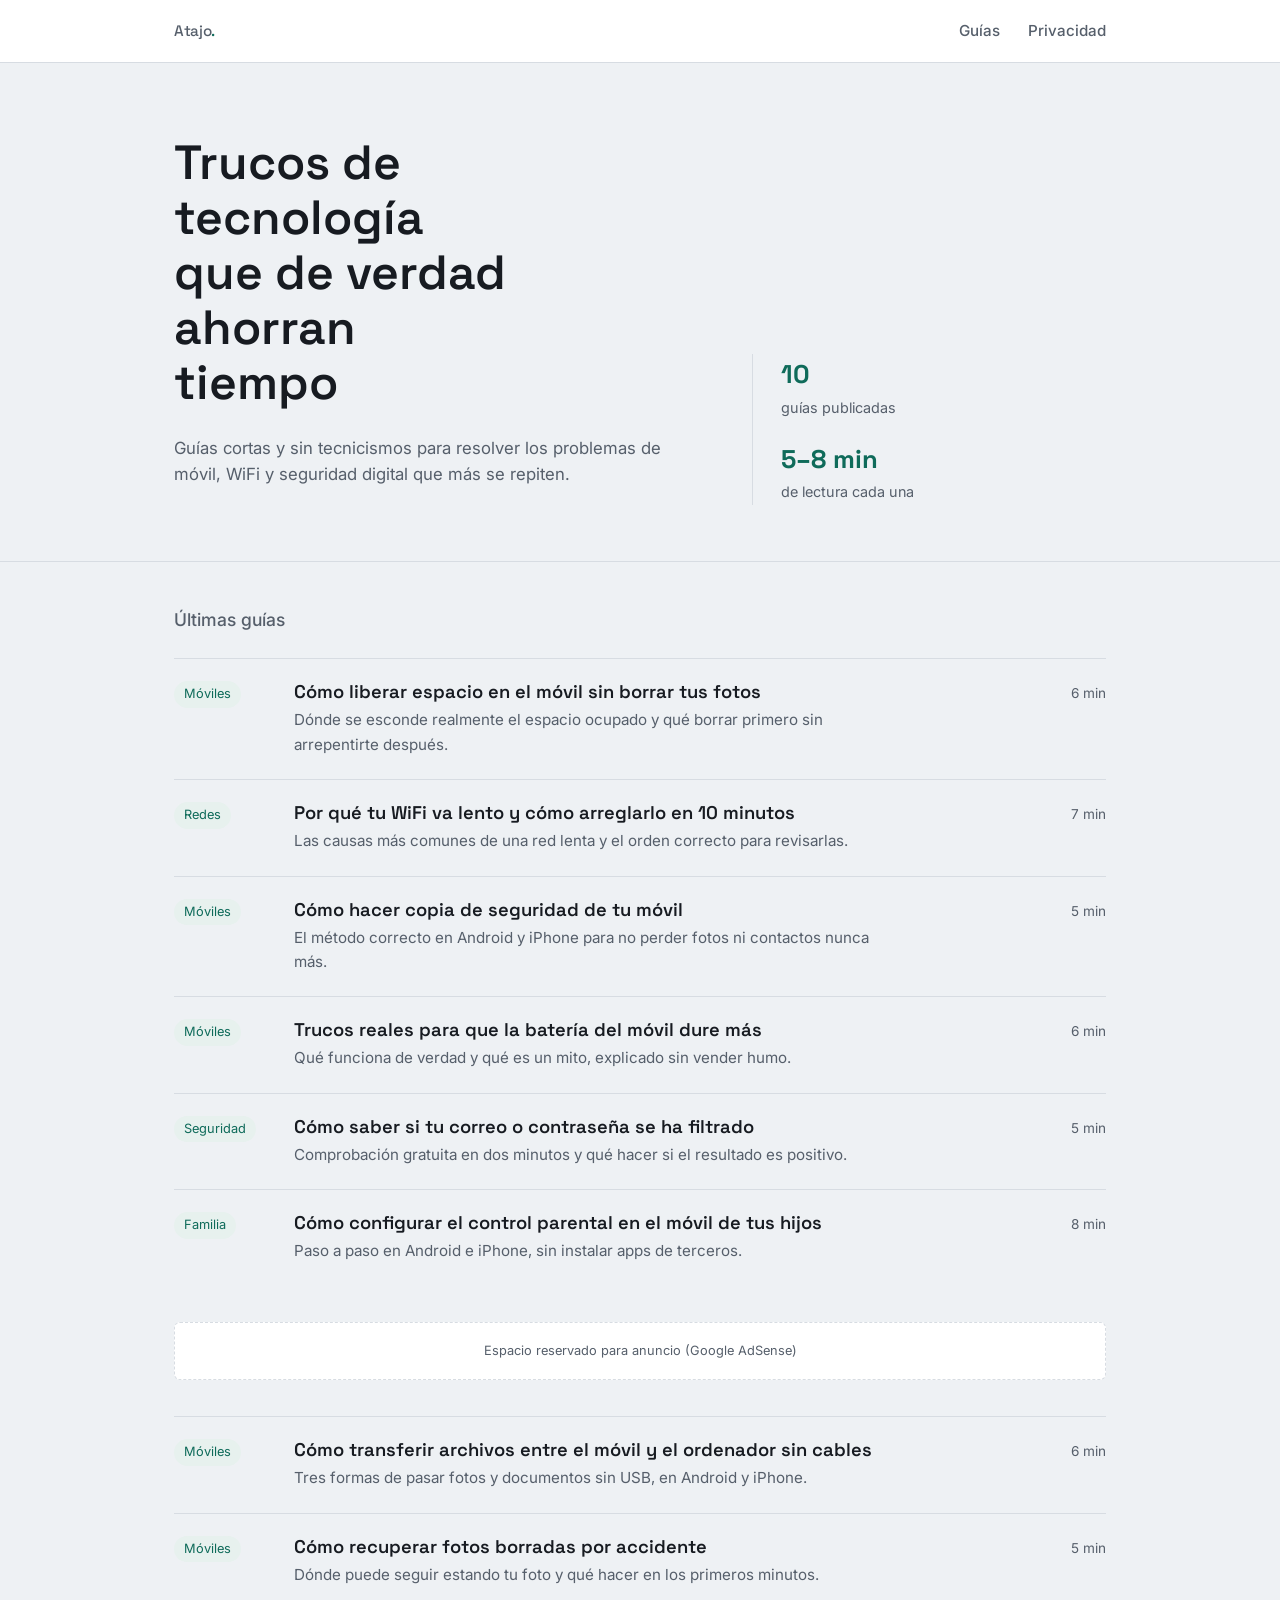
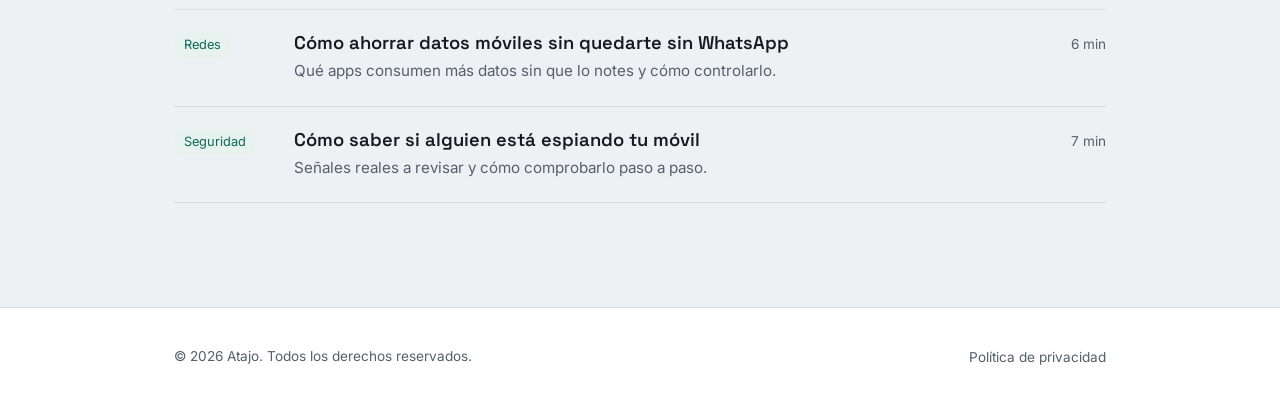
<file: index.html>
<!DOCTYPE html>
<html lang="es">
<head>
<meta charset="UTF-8">
<meta name="viewport" content="width=device-width, initial-scale=1.0">
<title>Atajo — Trucos de tecnología que ahorran tiempo</title>
<meta name="description" content="Guías cortas y claras para resolver problemas cotidianos de móvil, WiFi y seguridad digital, sin tecnicismos.">
<link rel="stylesheet" href="style.css">
<script async src="https://pagead2.googlesyndication.com/pagead/js/adsbygoogle.js?client=ca-pub-5608855795921537" crossorigin="anonymous"></script>
</head>
<body>

<header class="site">
  <nav class="site-nav">
    <a class="brand" href="index.html">Atajo<span>.</span></a>
    <ul>
      <li><a href="index.html">Guías</a></li>
      <li><a href="privacidad.html">Privacidad</a></li>
    </ul>
  </nav>
</header>

<section class="hero">
  <div class="wrap hero-grid">
    <div>
      <h1>Trucos de tecnología que de verdad ahorran tiempo</h1>
      <p class="lead">Guías cortas y sin tecnicismos para resolver los problemas de móvil, WiFi y seguridad digital que más se repiten.</p>
    </div>
    <div class="hero-stats">
      <div class="stat"><b>10</b><span>guías publicadas</span></div>
      <div class="stat"><b>5–8 min</b><span>de lectura cada una</span></div>
    </div>
  </div>
</section>

<section class="article-list">
  <div class="wrap">
    <h2 class="section-title">Últimas guías</h2>

    <div class="entry">
      <span class="tag">Móviles</span>
      <div>
        <h3><a href="articulos/liberar-espacio-movil.html">Cómo liberar espacio en el móvil sin borrar tus fotos</a></h3>
        <p>Dónde se esconde realmente el espacio ocupado y qué borrar primero sin arrepentirte después.</p>
      </div>
      <span class="meta">6 min</span>
    </div>

    <div class="entry">
      <span class="tag">Redes</span>
      <div>
        <h3><a href="articulos/wifi-lento-solucion.html">Por qué tu WiFi va lento y cómo arreglarlo en 10 minutos</a></h3>
        <p>Las causas más comunes de una red lenta y el orden correcto para revisarlas.</p>
      </div>
      <span class="meta">7 min</span>
    </div>

    <div class="entry">
      <span class="tag">Móviles</span>
      <div>
        <h3><a href="articulos/copia-seguridad-movil.html">Cómo hacer copia de seguridad de tu móvil</a></h3>
        <p>El método correcto en Android y iPhone para no perder fotos ni contactos nunca más.</p>
      </div>
      <span class="meta">5 min</span>
    </div>

    <div class="entry">
      <span class="tag">Móviles</span>
      <div>
        <h3><a href="articulos/bateria-movil-dura-mas.html">Trucos reales para que la batería del móvil dure más</a></h3>
        <p>Qué funciona de verdad y qué es un mito, explicado sin vender humo.</p>
      </div>
      <span class="meta">6 min</span>
    </div>

    <div class="entry">
      <span class="tag">Seguridad</span>
      <div>
        <h3><a href="articulos/contrasena-filtrada.html">Cómo saber si tu correo o contraseña se ha filtrado</a></h3>
        <p>Comprobación gratuita en dos minutos y qué hacer si el resultado es positivo.</p>
      </div>
      <span class="meta">5 min</span>
    </div>

    <div class="entry">
      <span class="tag">Familia</span>
      <div>
        <h3><a href="articulos/control-parental-movil.html">Cómo configurar el control parental en el móvil de tus hijos</a></h3>
        <p>Paso a paso en Android e iPhone, sin instalar apps de terceros.</p>
      </div>
      <span class="meta">8 min</span>
    </div>

    <div class="ad-slot">Espacio reservado para anuncio (Google AdSense)</div>

    <div class="entry">
      <span class="tag">Móviles</span>
      <div>
        <h3><a href="articulos/transferir-archivos-movil-ordenador.html">Cómo transferir archivos entre el móvil y el ordenador sin cables</a></h3>
        <p>Tres formas de pasar fotos y documentos sin USB, en Android y iPhone.</p>
      </div>
      <span class="meta">6 min</span>
    </div>

    <div class="entry">
      <span class="tag">Móviles</span>
      <div>
        <h3><a href="articulos/recuperar-fotos-borradas.html">Cómo recuperar fotos borradas por accidente</a></h3>
        <p>Dónde puede seguir estando tu foto y qué hacer en los primeros minutos.</p>
      </div>
      <span class="meta">5 min</span>
    </div>

    <div class="entry">
      <span class="tag">Redes</span>
      <div>
        <h3><a href="articulos/ahorrar-datos-moviles.html">Cómo ahorrar datos móviles sin quedarte sin WhatsApp</a></h3>
        <p>Qué apps consumen más datos sin que lo notes y cómo controlarlo.</p>
      </div>
      <span class="meta">6 min</span>
    </div>

    <div class="entry">
      <span class="tag">Seguridad</span>
      <div>
        <h3><a href="articulos/senales-movil-espiado.html">Cómo saber si alguien está espiando tu móvil</a></h3>
        <p>Señales reales a revisar y cómo comprobarlo paso a paso.</p>
      </div>
      <span class="meta">7 min</span>
    </div>

  </div>
</section>

<footer class="site">
  <div class="wrap footer-grid">
    <p>&copy; 2026 Atajo. Todos los derechos reservados.</p>
    <ul>
      <li><a href="privacidad.html">Política de privacidad</a></li>
    </ul>
  </div>
</footer>

</body>
</html>
</file>
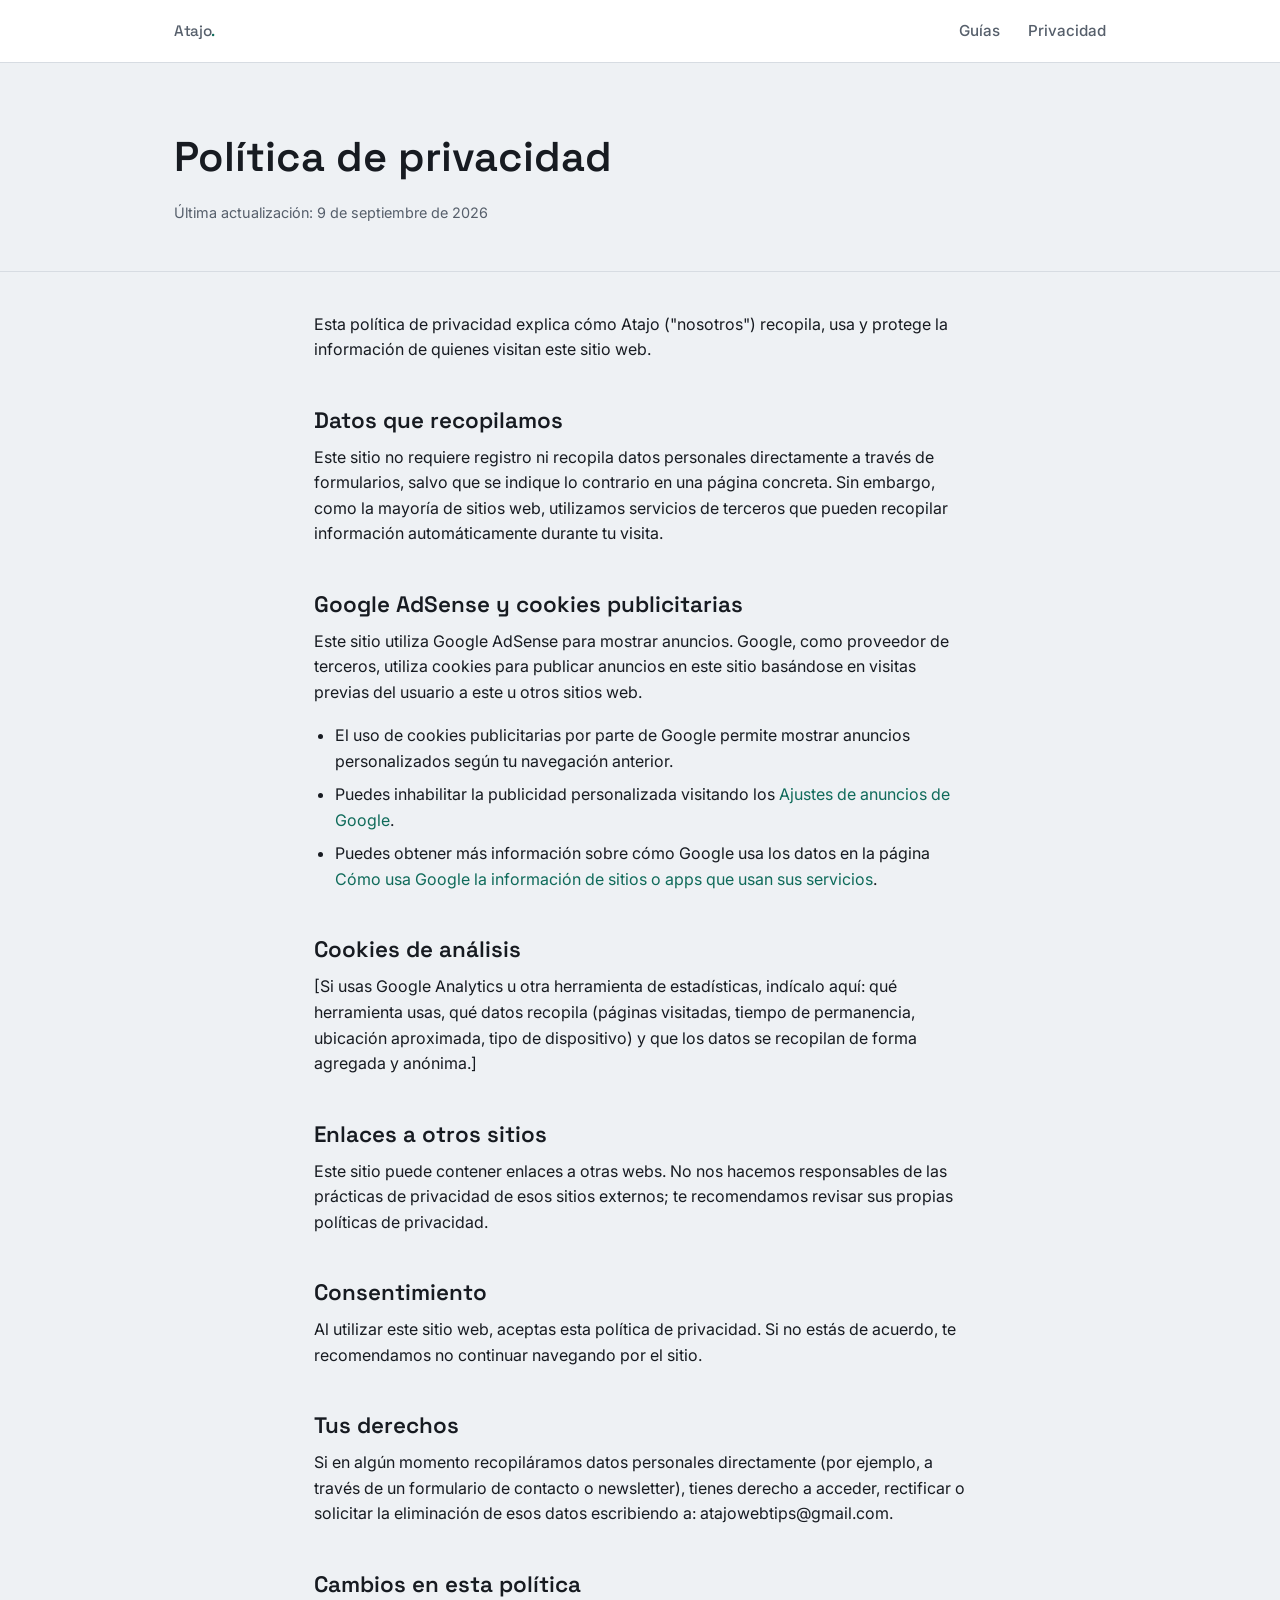
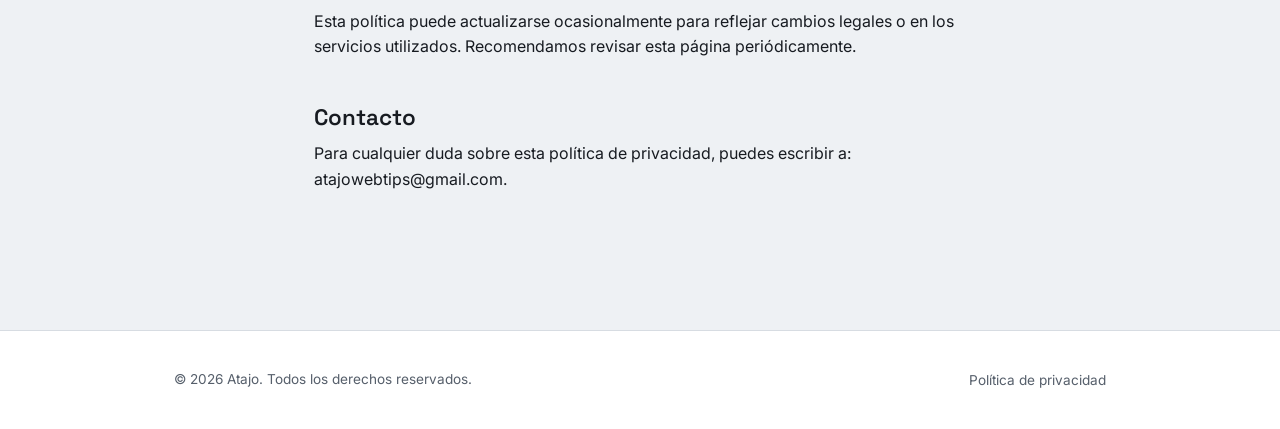
<file: privacidad.html>
<!DOCTYPE html>
<html lang="es">
<head>
<meta charset="UTF-8">
<meta name="viewport" content="width=device-width, initial-scale=1.0">
<title>Política de privacidad | Atajo</title>
<link rel="stylesheet" href="style.css">
<script async src="https://pagead2.googlesyndication.com/pagead/js/adsbygoogle.js?client=ca-pub-5608855795921537" crossorigin="anonymous"></script>
</head>
<body>

<header class="site">
  <nav class="site-nav">
    <a class="brand" href="index.html">Atajo<span>.</span></a>
    <ul>
      <li><a href="index.html">Guías</a></li>
      <li><a href="privacidad.html">Privacidad</a></li>
    </ul>
  </nav>
</header>

<div class="article-header">
  <div class="wrap">
    <h1>Política de privacidad</h1>
    <p class="meta">Última actualización: 9 de septiembre de 2026</p>
  </div>
</div>

<article class="article-body">

<p>Esta política de privacidad explica cómo Atajo ("nosotros") recopila, usa y protege la información de quienes visitan este sitio web.</p>

<h2>Datos que recopilamos</h2>
<p>Este sitio no requiere registro ni recopila datos personales directamente a través de formularios, salvo que se indique lo contrario en una página concreta. Sin embargo, como la mayoría de sitios web, utilizamos servicios de terceros que pueden recopilar información automáticamente durante tu visita.</p>

<h2>Google AdSense y cookies publicitarias</h2>
<p>Este sitio utiliza Google AdSense para mostrar anuncios. Google, como proveedor de terceros, utiliza cookies para publicar anuncios en este sitio basándose en visitas previas del usuario a este u otros sitios web.</p>
<ul>
  <li>El uso de cookies publicitarias por parte de Google permite mostrar anuncios personalizados según tu navegación anterior.</li>
  <li>Puedes inhabilitar la publicidad personalizada visitando los <a href="https://adssettings.google.com/" target="_blank" rel="noopener">Ajustes de anuncios de Google</a>.</li>
  <li>Puedes obtener más información sobre cómo Google usa los datos en la página <a href="https://policies.google.com/technologies/partner-sites" target="_blank" rel="noopener">Cómo usa Google la información de sitios o apps que usan sus servicios</a>.</li>
</ul>

<h2>Cookies de análisis</h2>
<p>[Si usas Google Analytics u otra herramienta de estadísticas, indícalo aquí: qué herramienta usas, qué datos recopila (páginas visitadas, tiempo de permanencia, ubicación aproximada, tipo de dispositivo) y que los datos se recopilan de forma agregada y anónima.]</p>

<h2>Enlaces a otros sitios</h2>
<p>Este sitio puede contener enlaces a otras webs. No nos hacemos responsables de las prácticas de privacidad de esos sitios externos; te recomendamos revisar sus propias políticas de privacidad.</p>

<h2>Consentimiento</h2>
<p>Al utilizar este sitio web, aceptas esta política de privacidad. Si no estás de acuerdo, te recomendamos no continuar navegando por el sitio.</p>

<h2>Tus derechos</h2>
<p>Si en algún momento recopiláramos datos personales directamente (por ejemplo, a través de un formulario de contacto o newsletter), tienes derecho a acceder, rectificar o solicitar la eliminación de esos datos escribiendo a: atajowebtips@gmail.com.</p>

<h2>Cambios en esta política</h2>
<p>Esta política puede actualizarse ocasionalmente para reflejar cambios legales o en los servicios utilizados. Recomendamos revisar esta página periódicamente.</p>

<h2>Contacto</h2>
<p>Para cualquier duda sobre esta política de privacidad, puedes escribir a: atajowebtips@gmail.com.</p>

</article>

<footer class="site">
  <div class="wrap footer-grid">
    <p>&copy; 2026 Atajo. Todos los derechos reservados.</p>
    <ul>
      <li><a href="privacidad.html">Política de privacidad</a></li>
    </ul>
  </div>
</footer>

</body>
</html>
</file>
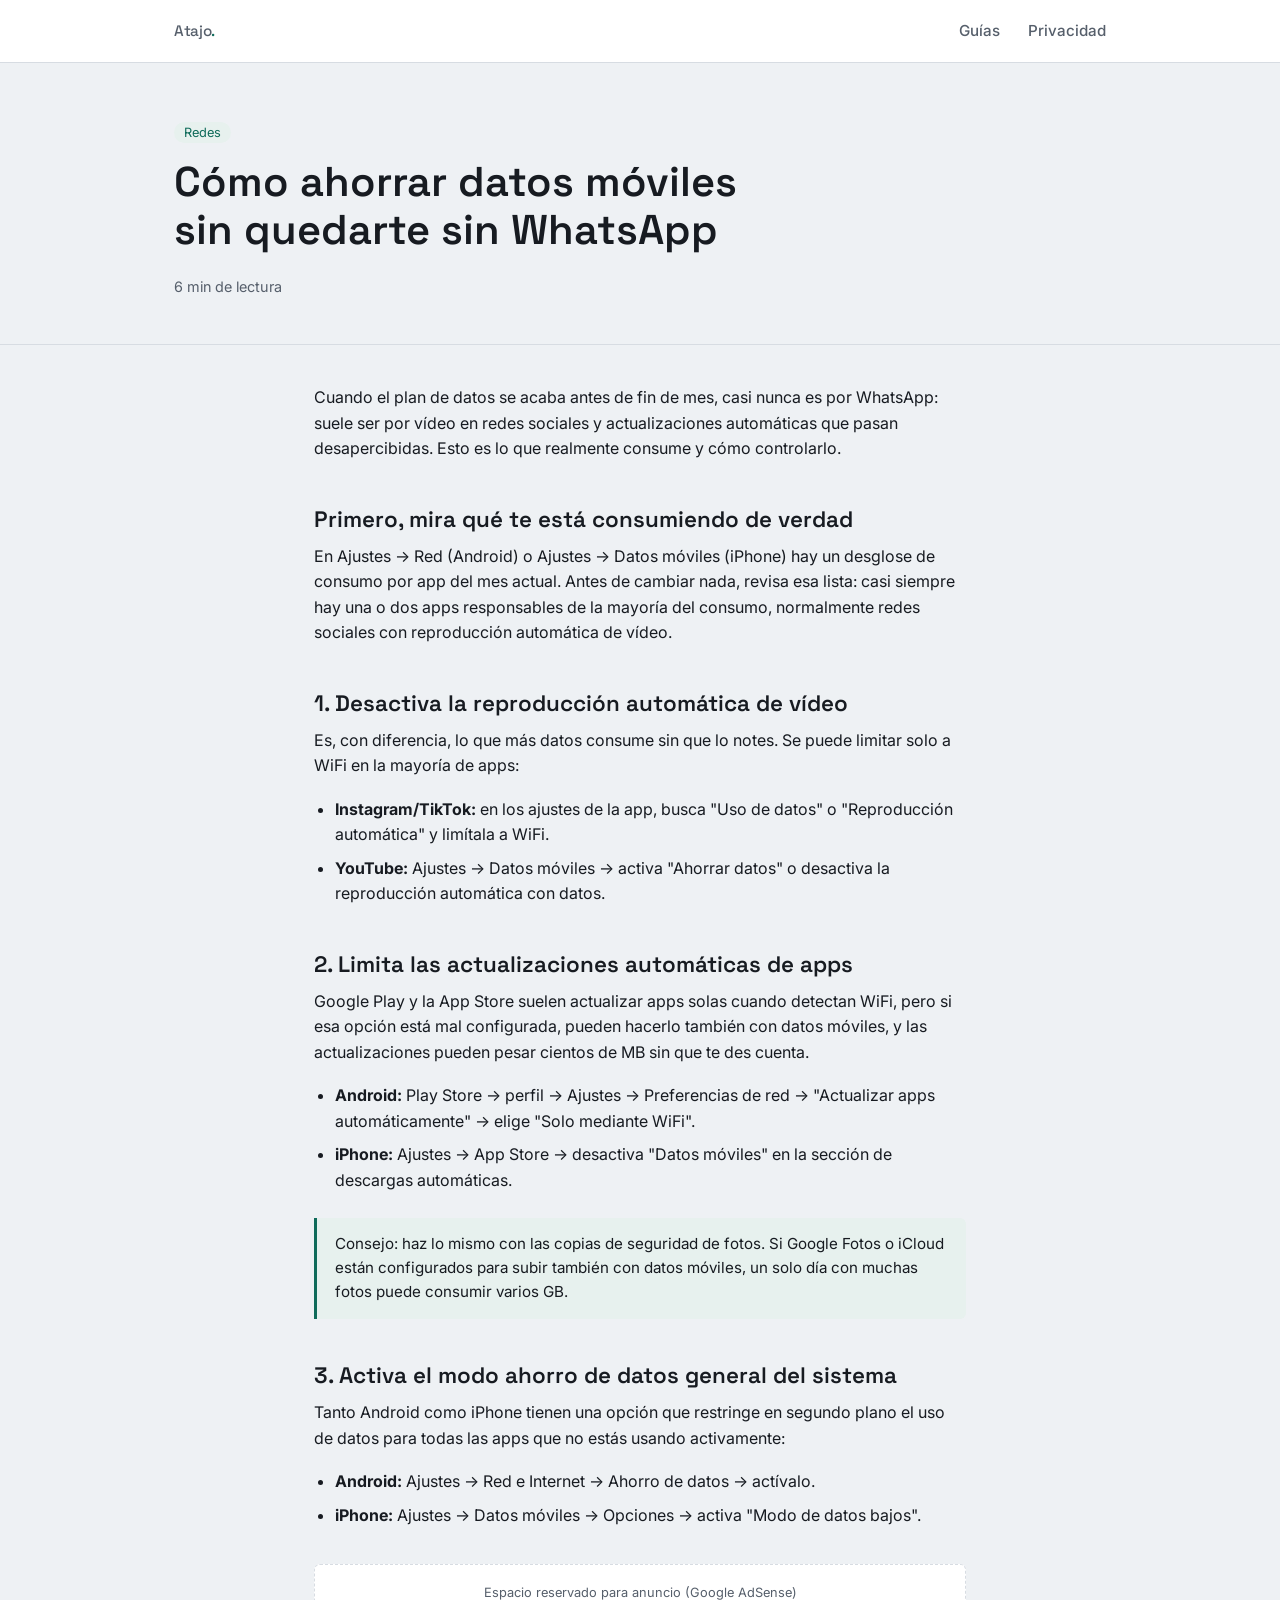
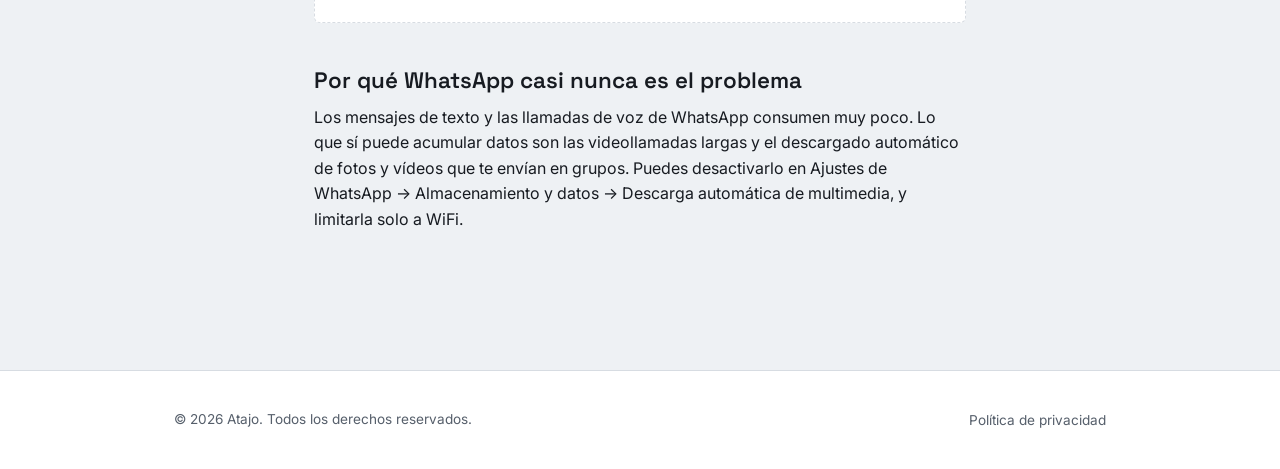
<file: articulos/ahorrar-datos-moviles.html>
<!DOCTYPE html>
<html lang="es">
<head>
<meta charset="UTF-8">
<meta name="viewport" content="width=device-width, initial-scale=1.0">
<title>Cómo ahorrar datos móviles sin quedarte sin WhatsApp | Atajo</title>
<meta name="description" content="Qué apps consumen más datos sin que lo notes y cómo reducir el consumo sin renunciar a lo que más usas.">
<link rel="stylesheet" href="../style.css">
<script async src="https://pagead2.googlesyndication.com/pagead/js/adsbygoogle.js?client=ca-pub-5608855795921537" crossorigin="anonymous"></script>
</head>
<body>

<header class="site">
  <nav class="site-nav">
    <a class="brand" href="../index.html">Atajo<span>.</span></a>
    <ul>
      <li><a href="../index.html">Guías</a></li>
      <li><a href="../privacidad.html">Privacidad</a></li>
    </ul>
  </nav>
</header>

<div class="article-header">
  <div class="wrap">
    <span class="tag">Redes</span>
    <h1>Cómo ahorrar datos móviles sin quedarte sin WhatsApp</h1>
    <p class="meta">6 min de lectura</p>
  </div>
</div>

<article class="article-body">

<p>Cuando el plan de datos se acaba antes de fin de mes, casi nunca es por WhatsApp: suele ser por vídeo en redes sociales y actualizaciones automáticas que pasan desapercibidas. Esto es lo que realmente consume y cómo controlarlo.</p>

<h2>Primero, mira qué te está consumiendo de verdad</h2>
<p>En Ajustes → Red (Android) o Ajustes → Datos móviles (iPhone) hay un desglose de consumo por app del mes actual. Antes de cambiar nada, revisa esa lista: casi siempre hay una o dos apps responsables de la mayoría del consumo, normalmente redes sociales con reproducción automática de vídeo.</p>

<h2>1. Desactiva la reproducción automática de vídeo</h2>
<p>Es, con diferencia, lo que más datos consume sin que lo notes. Se puede limitar solo a WiFi en la mayoría de apps:</p>
<ul>
  <li><strong>Instagram/TikTok:</strong> en los ajustes de la app, busca "Uso de datos" o "Reproducción automática" y limítala a WiFi.</li>
  <li><strong>YouTube:</strong> Ajustes → Datos móviles → activa "Ahorrar datos" o desactiva la reproducción automática con datos.</li>
</ul>

<h2>2. Limita las actualizaciones automáticas de apps</h2>
<p>Google Play y la App Store suelen actualizar apps solas cuando detectan WiFi, pero si esa opción está mal configurada, pueden hacerlo también con datos móviles, y las actualizaciones pueden pesar cientos de MB sin que te des cuenta.</p>
<ul>
  <li><strong>Android:</strong> Play Store → perfil → Ajustes → Preferencias de red → "Actualizar apps automáticamente" → elige "Solo mediante WiFi".</li>
  <li><strong>iPhone:</strong> Ajustes → App Store → desactiva "Datos móviles" en la sección de descargas automáticas.</li>
</ul>

<div class="tip">Consejo: haz lo mismo con las copias de seguridad de fotos. Si Google Fotos o iCloud están configurados para subir también con datos móviles, un solo día con muchas fotos puede consumir varios GB.</div>

<h2>3. Activa el modo ahorro de datos general del sistema</h2>
<p>Tanto Android como iPhone tienen una opción que restringe en segundo plano el uso de datos para todas las apps que no estás usando activamente:</p>
<ul>
  <li><strong>Android:</strong> Ajustes → Red e Internet → Ahorro de datos → actívalo.</li>
  <li><strong>iPhone:</strong> Ajustes → Datos móviles → Opciones → activa "Modo de datos bajos".</li>
</ul>

<div class="ad-slot">Espacio reservado para anuncio (Google AdSense)</div>

<h2>Por qué WhatsApp casi nunca es el problema</h2>
<p>Los mensajes de texto y las llamadas de voz de WhatsApp consumen muy poco. Lo que sí puede acumular datos son las videollamadas largas y el descargado automático de fotos y vídeos que te envían en grupos. Puedes desactivarlo en Ajustes de WhatsApp → Almacenamiento y datos → Descarga automática de multimedia, y limitarla solo a WiFi.</p>

</article>

<footer class="site">
  <div class="wrap footer-grid">
    <p>&copy; 2026 Atajo. Todos los derechos reservados.</p>
    <ul>
      <li><a href="../privacidad.html">Política de privacidad</a></li>
    </ul>
  </div>
</footer>

</body>
</html>
</file>
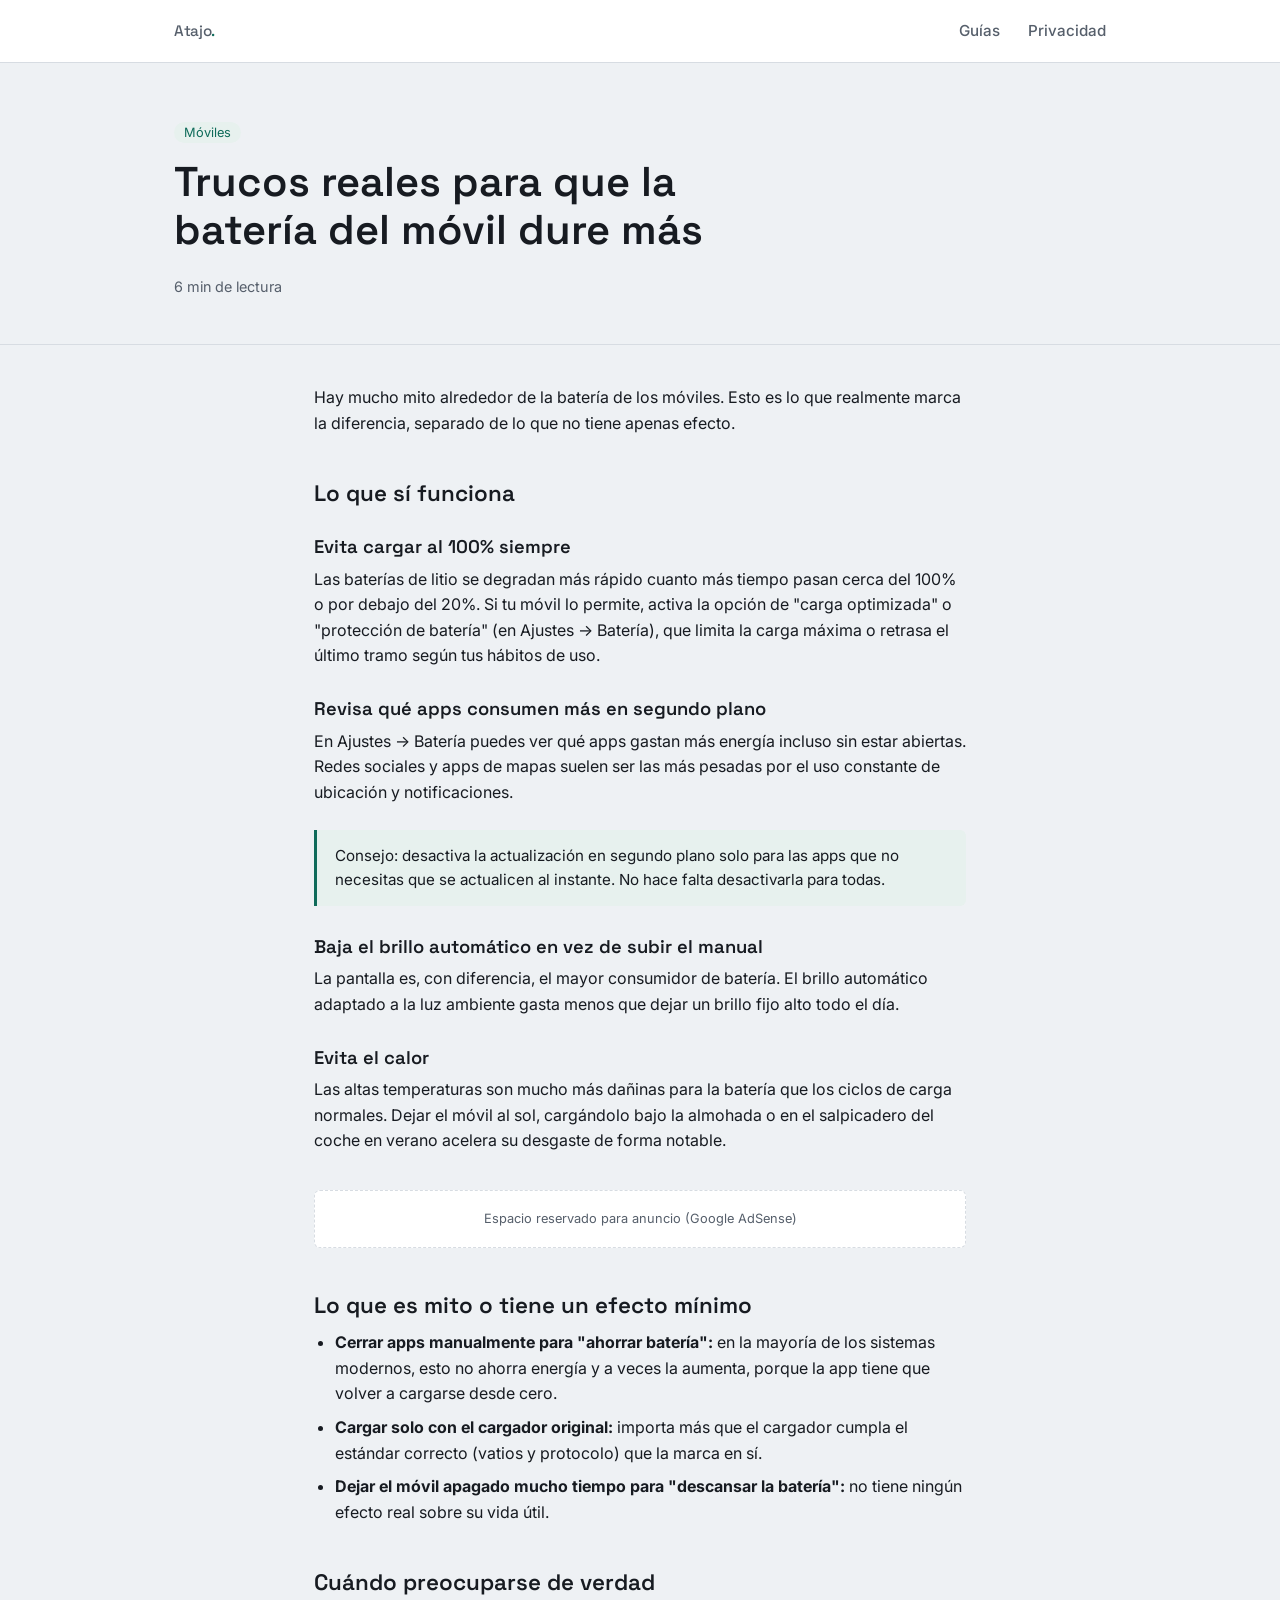
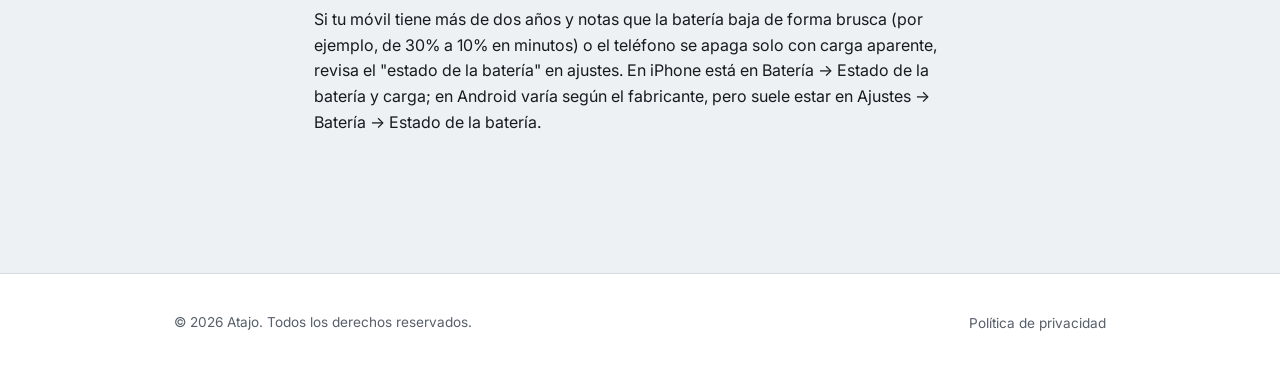
<file: articulos/bateria-movil-dura-mas.html>
<!DOCTYPE html>
<html lang="es">
<head>
<meta charset="UTF-8">
<meta name="viewport" content="width=device-width, initial-scale=1.0">
<title>Trucos reales para que la batería del móvil dure más | Atajo</title>
<meta name="description" content="Qué funciona de verdad para alargar la batería del móvil y qué es un mito, explicado sin vender humo.">
<link rel="stylesheet" href="../style.css">
<script async src="https://pagead2.googlesyndication.com/pagead/js/adsbygoogle.js?client=ca-pub-5608855795921537" crossorigin="anonymous"></script>
</head>
<body>

<header class="site">
  <nav class="site-nav">
    <a class="brand" href="../index.html">Atajo<span>.</span></a>
    <ul>
      <li><a href="../index.html">Guías</a></li>
      <li><a href="../privacidad.html">Privacidad</a></li>
    </ul>
  </nav>
</header>

<div class="article-header">
  <div class="wrap">
    <span class="tag">Móviles</span>
    <h1>Trucos reales para que la batería del móvil dure más</h1>
    <p class="meta">6 min de lectura</p>
  </div>
</div>

<article class="article-body">

<p>Hay mucho mito alrededor de la batería de los móviles. Esto es lo que realmente marca la diferencia, separado de lo que no tiene apenas efecto.</p>

<h2>Lo que sí funciona</h2>

<h3>Evita cargar al 100% siempre</h3>
<p>Las baterías de litio se degradan más rápido cuanto más tiempo pasan cerca del 100% o por debajo del 20%. Si tu móvil lo permite, activa la opción de "carga optimizada" o "protección de batería" (en Ajustes → Batería), que limita la carga máxima o retrasa el último tramo según tus hábitos de uso.</p>

<h3>Revisa qué apps consumen más en segundo plano</h3>
<p>En Ajustes → Batería puedes ver qué apps gastan más energía incluso sin estar abiertas. Redes sociales y apps de mapas suelen ser las más pesadas por el uso constante de ubicación y notificaciones.</p>
<div class="tip">Consejo: desactiva la actualización en segundo plano solo para las apps que no necesitas que se actualicen al instante. No hace falta desactivarla para todas.</div>

<h3>Baja el brillo automático en vez de subir el manual</h3>
<p>La pantalla es, con diferencia, el mayor consumidor de batería. El brillo automático adaptado a la luz ambiente gasta menos que dejar un brillo fijo alto todo el día.</p>

<h3>Evita el calor</h3>
<p>Las altas temperaturas son mucho más dañinas para la batería que los ciclos de carga normales. Dejar el móvil al sol, cargándolo bajo la almohada o en el salpicadero del coche en verano acelera su desgaste de forma notable.</p>

<div class="ad-slot">Espacio reservado para anuncio (Google AdSense)</div>

<h2>Lo que es mito o tiene un efecto mínimo</h2>
<ul>
  <li><strong>Cerrar apps manualmente para "ahorrar batería":</strong> en la mayoría de los sistemas modernos, esto no ahorra energía y a veces la aumenta, porque la app tiene que volver a cargarse desde cero.</li>
  <li><strong>Cargar solo con el cargador original:</strong> importa más que el cargador cumpla el estándar correcto (vatios y protocolo) que la marca en sí.</li>
  <li><strong>Dejar el móvil apagado mucho tiempo para "descansar la batería":</strong> no tiene ningún efecto real sobre su vida útil.</li>
</ul>

<h2>Cuándo preocuparse de verdad</h2>
<p>Si tu móvil tiene más de dos años y notas que la batería baja de forma brusca (por ejemplo, de 30% a 10% en minutos) o el teléfono se apaga solo con carga aparente, revisa el "estado de la batería" en ajustes. En iPhone está en Batería → Estado de la batería y carga; en Android varía según el fabricante, pero suele estar en Ajustes → Batería → Estado de la batería.</p>

</article>

<footer class="site">
  <div class="wrap footer-grid">
    <p>&copy; 2026 Atajo. Todos los derechos reservados.</p>
    <ul>
      <li><a href="../privacidad.html">Política de privacidad</a></li>
    </ul>
  </div>
</footer>

</body>
</html>
</file>
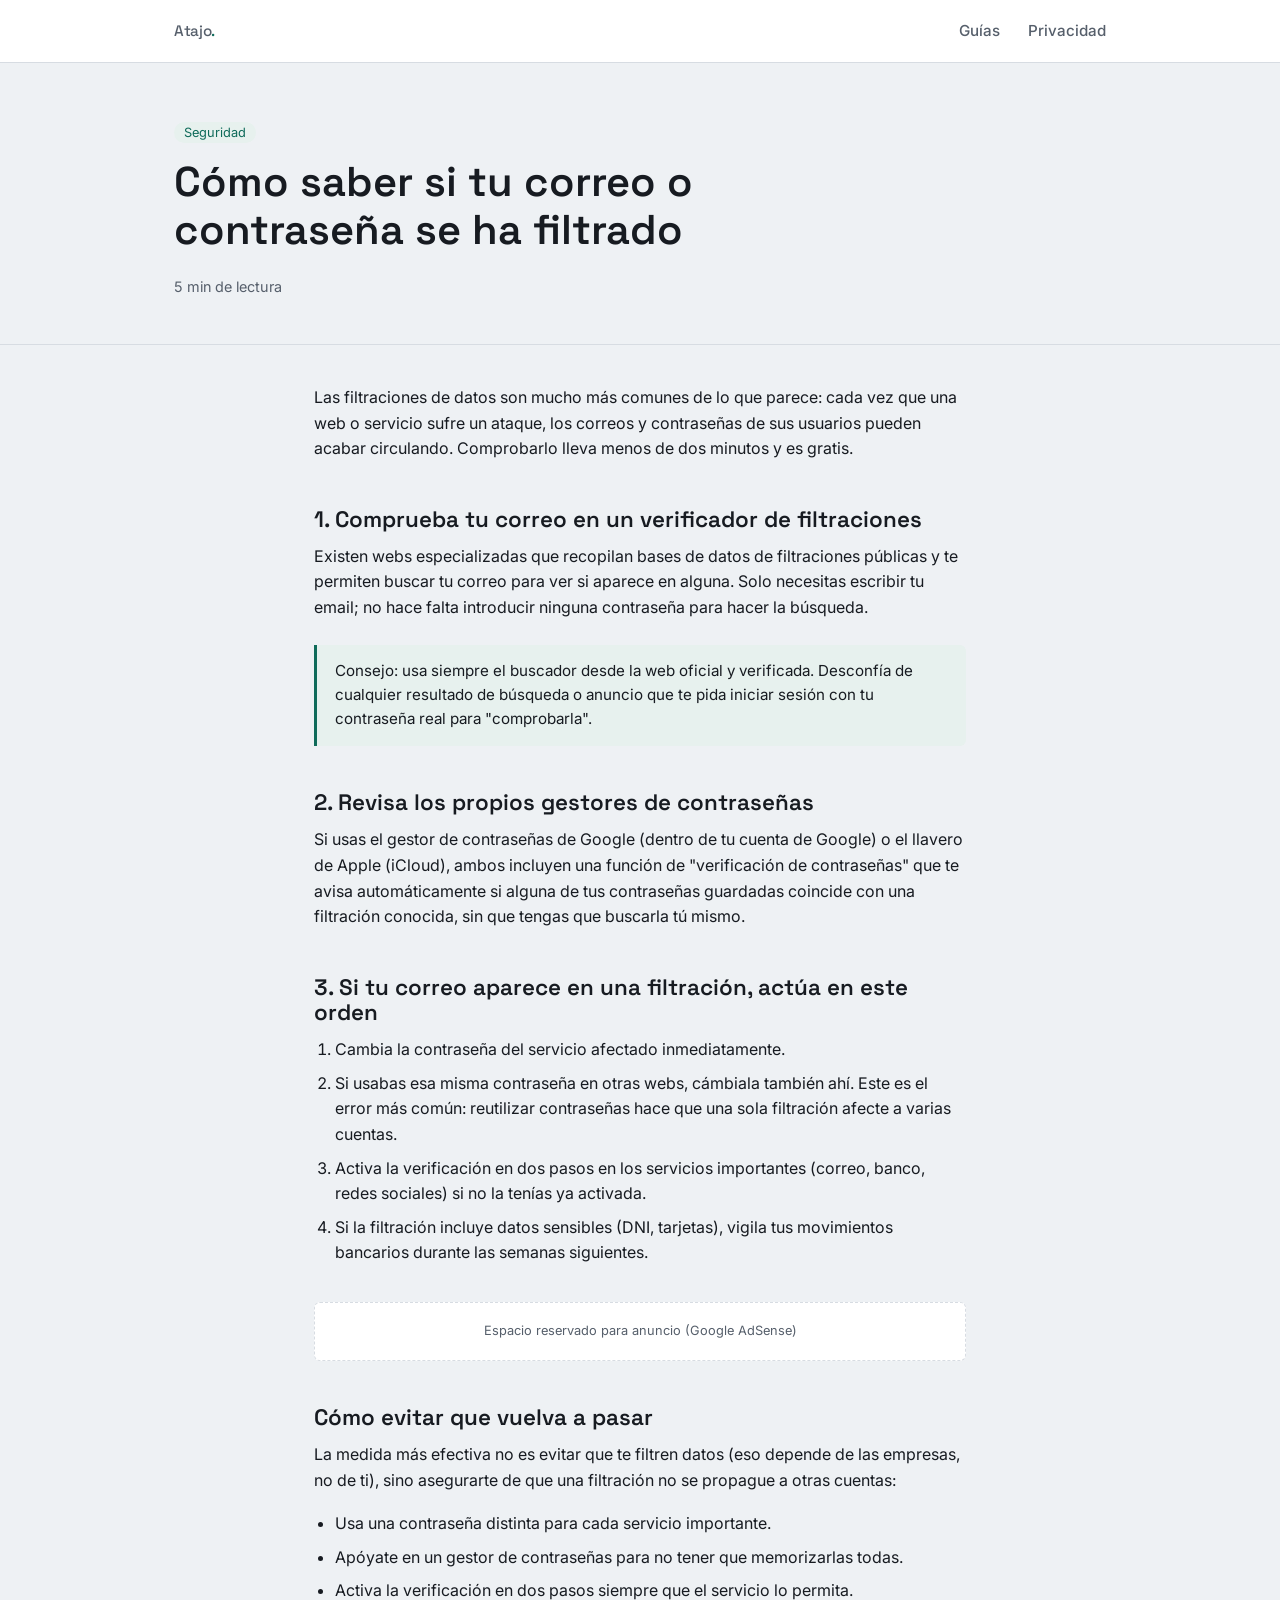
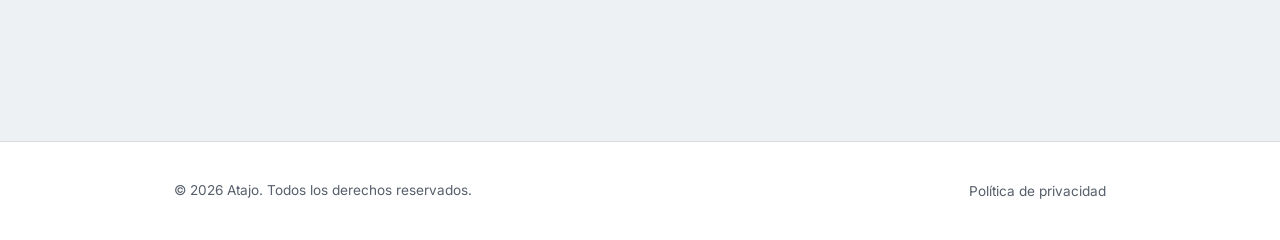
<file: articulos/contrasena-filtrada.html>
<!DOCTYPE html>
<html lang="es">
<head>
<meta charset="UTF-8">
<meta name="viewport" content="width=device-width, initial-scale=1.0">
<title>Cómo saber si tu correo o contraseña se ha filtrado | Atajo</title>
<meta name="description" content="Comprobación gratuita en dos minutos para saber si tus datos aparecen en alguna filtración conocida, y qué hacer si es así.">
<link rel="stylesheet" href="../style.css">
<script async src="https://pagead2.googlesyndication.com/pagead/js/adsbygoogle.js?client=ca-pub-5608855795921537" crossorigin="anonymous"></script>
</head>
<body>

<header class="site">
  <nav class="site-nav">
    <a class="brand" href="../index.html">Atajo<span>.</span></a>
    <ul>
      <li><a href="../index.html">Guías</a></li>
      <li><a href="../privacidad.html">Privacidad</a></li>
    </ul>
  </nav>
</header>

<div class="article-header">
  <div class="wrap">
    <span class="tag">Seguridad</span>
    <h1>Cómo saber si tu correo o contraseña se ha filtrado</h1>
    <p class="meta">5 min de lectura</p>
  </div>
</div>

<article class="article-body">

<p>Las filtraciones de datos son mucho más comunes de lo que parece: cada vez que una web o servicio sufre un ataque, los correos y contraseñas de sus usuarios pueden acabar circulando. Comprobarlo lleva menos de dos minutos y es gratis.</p>

<h2>1. Comprueba tu correo en un verificador de filtraciones</h2>
<p>Existen webs especializadas que recopilan bases de datos de filtraciones públicas y te permiten buscar tu correo para ver si aparece en alguna. Solo necesitas escribir tu email; no hace falta introducir ninguna contraseña para hacer la búsqueda.</p>
<div class="tip">Consejo: usa siempre el buscador desde la web oficial y verificada. Desconfía de cualquier resultado de búsqueda o anuncio que te pida iniciar sesión con tu contraseña real para "comprobarla".</div>

<h2>2. Revisa los propios gestores de contraseñas</h2>
<p>Si usas el gestor de contraseñas de Google (dentro de tu cuenta de Google) o el llavero de Apple (iCloud), ambos incluyen una función de "verificación de contraseñas" que te avisa automáticamente si alguna de tus contraseñas guardadas coincide con una filtración conocida, sin que tengas que buscarla tú mismo.</p>

<h2>3. Si tu correo aparece en una filtración, actúa en este orden</h2>
<ol>
  <li>Cambia la contraseña del servicio afectado inmediatamente.</li>
  <li>Si usabas esa misma contraseña en otras webs, cámbiala también ahí. Este es el error más común: reutilizar contraseñas hace que una sola filtración afecte a varias cuentas.</li>
  <li>Activa la verificación en dos pasos en los servicios importantes (correo, banco, redes sociales) si no la tenías ya activada.</li>
  <li>Si la filtración incluye datos sensibles (DNI, tarjetas), vigila tus movimientos bancarios durante las semanas siguientes.</li>
</ol>

<div class="ad-slot">Espacio reservado para anuncio (Google AdSense)</div>

<h2>Cómo evitar que vuelva a pasar</h2>
<p>La medida más efectiva no es evitar que te filtren datos (eso depende de las empresas, no de ti), sino asegurarte de que una filtración no se propague a otras cuentas:</p>
<ul>
  <li>Usa una contraseña distinta para cada servicio importante.</li>
  <li>Apóyate en un gestor de contraseñas para no tener que memorizarlas todas.</li>
  <li>Activa la verificación en dos pasos siempre que el servicio lo permita.</li>
</ul>

</article>

<footer class="site">
  <div class="wrap footer-grid">
    <p>&copy; 2026 Atajo. Todos los derechos reservados.</p>
    <ul>
      <li><a href="../privacidad.html">Política de privacidad</a></li>
    </ul>
  </div>
</footer>

</body>
</html>
</file>
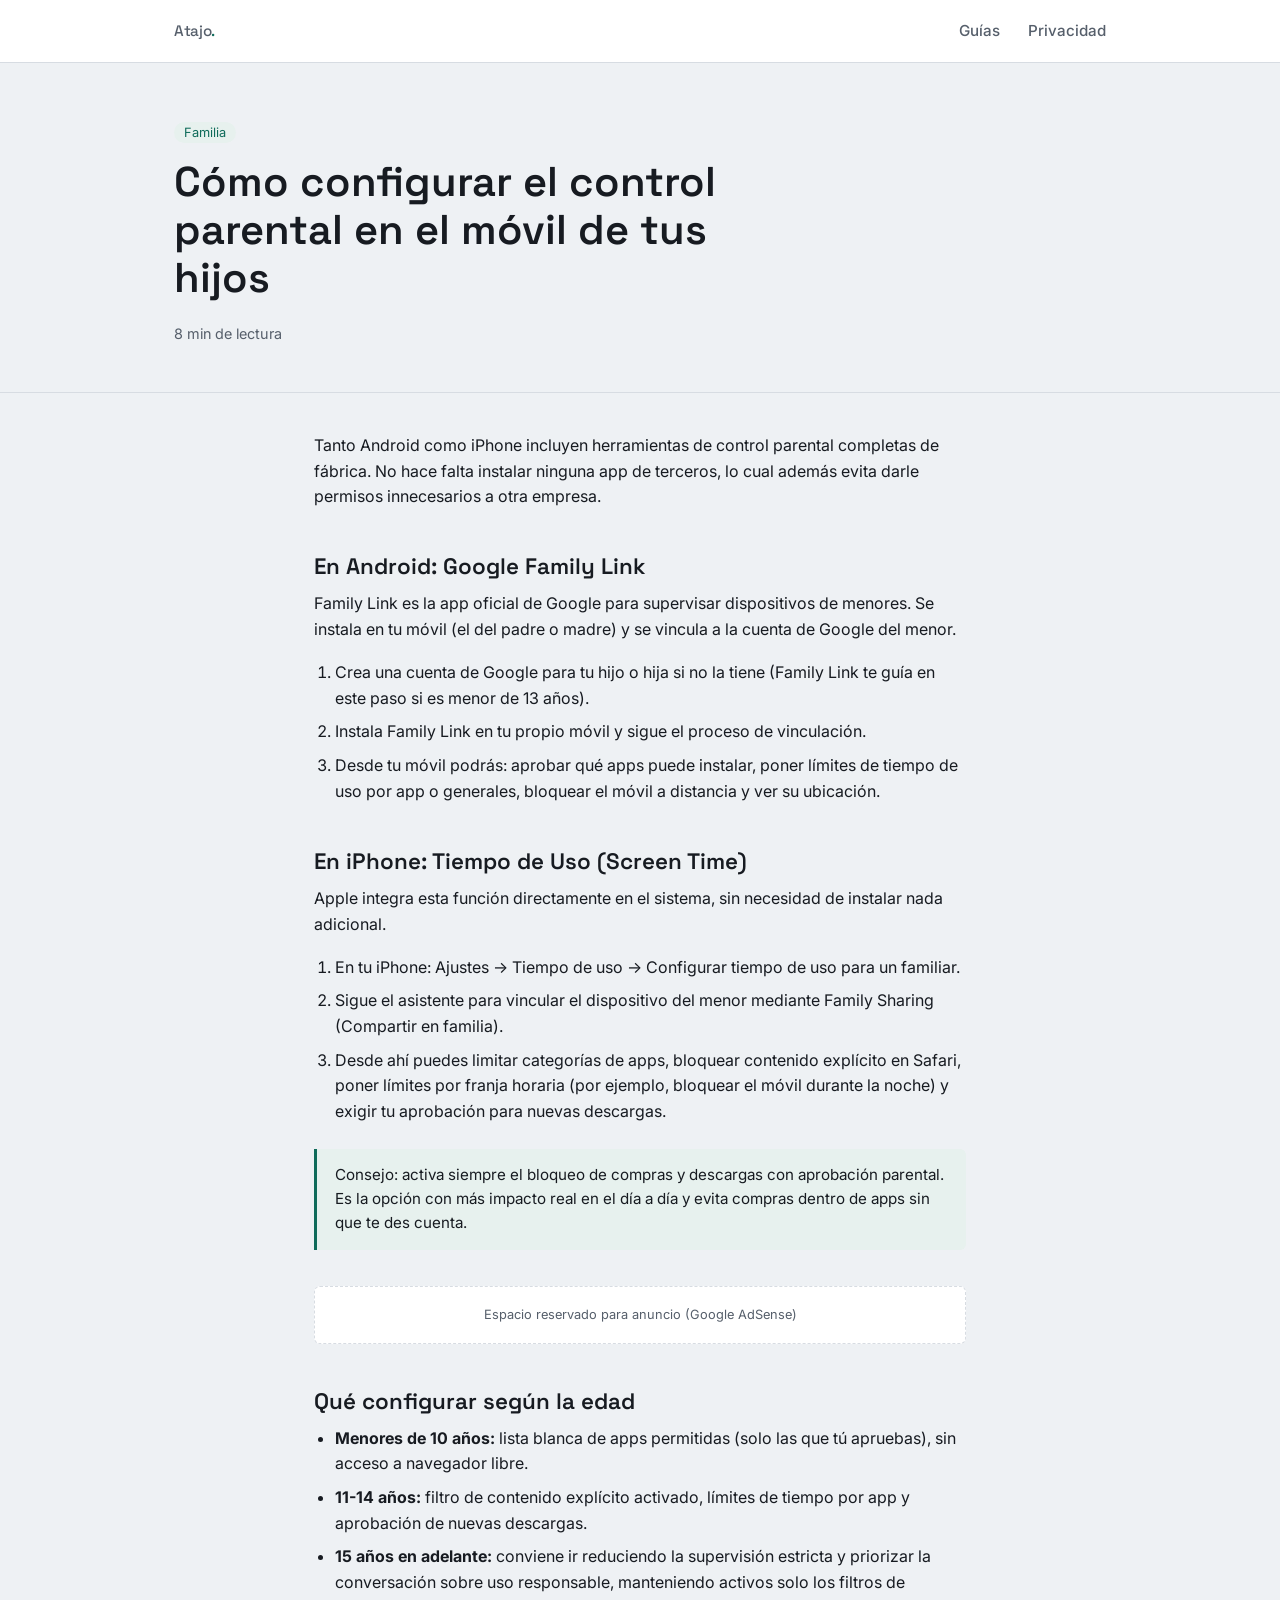
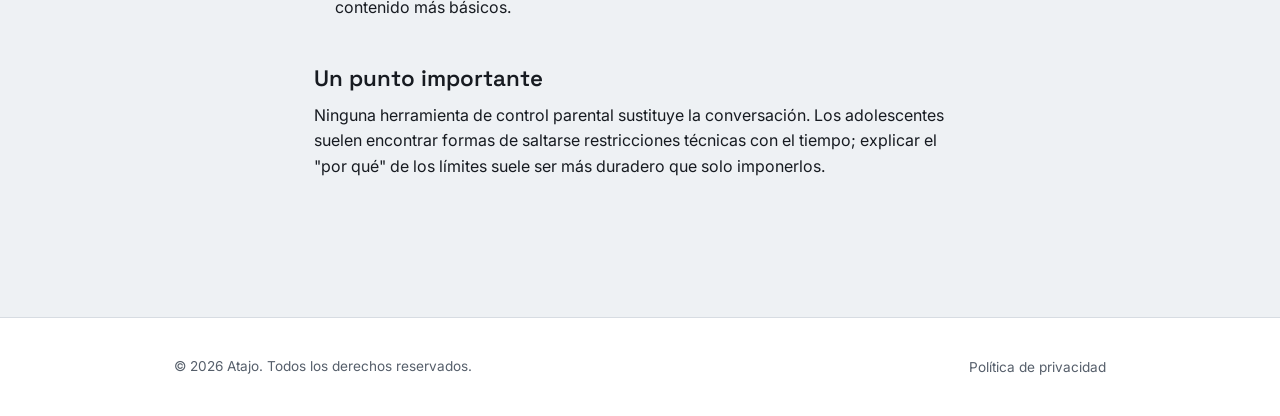
<file: articulos/control-parental-movil.html>
<!DOCTYPE html>
<html lang="es">
<head>
<meta charset="UTF-8">
<meta name="viewport" content="width=device-width, initial-scale=1.0">
<title>Cómo configurar el control parental en el móvil de tus hijos | Atajo</title>
<meta name="description" content="Paso a paso para configurar control parental en Android e iPhone usando solo las herramientas nativas, sin apps de terceros.">
<link rel="stylesheet" href="../style.css">
<script async src="https://pagead2.googlesyndication.com/pagead/js/adsbygoogle.js?client=ca-pub-5608855795921537" crossorigin="anonymous"></script>
</head>
<body>

<header class="site">
  <nav class="site-nav">
    <a class="brand" href="../index.html">Atajo<span>.</span></a>
    <ul>
      <li><a href="../index.html">Guías</a></li>
      <li><a href="../privacidad.html">Privacidad</a></li>
    </ul>
  </nav>
</header>

<div class="article-header">
  <div class="wrap">
    <span class="tag">Familia</span>
    <h1>Cómo configurar el control parental en el móvil de tus hijos</h1>
    <p class="meta">8 min de lectura</p>
  </div>
</div>

<article class="article-body">

<p>Tanto Android como iPhone incluyen herramientas de control parental completas de fábrica. No hace falta instalar ninguna app de terceros, lo cual además evita darle permisos innecesarios a otra empresa.</p>

<h2>En Android: Google Family Link</h2>
<p>Family Link es la app oficial de Google para supervisar dispositivos de menores. Se instala en tu móvil (el del padre o madre) y se vincula a la cuenta de Google del menor.</p>
<ol>
  <li>Crea una cuenta de Google para tu hijo o hija si no la tiene (Family Link te guía en este paso si es menor de 13 años).</li>
  <li>Instala Family Link en tu propio móvil y sigue el proceso de vinculación.</li>
  <li>Desde tu móvil podrás: aprobar qué apps puede instalar, poner límites de tiempo de uso por app o generales, bloquear el móvil a distancia y ver su ubicación.</li>
</ol>

<h2>En iPhone: Tiempo de Uso (Screen Time)</h2>
<p>Apple integra esta función directamente en el sistema, sin necesidad de instalar nada adicional.</p>
<ol>
  <li>En tu iPhone: Ajustes → Tiempo de uso → Configurar tiempo de uso para un familiar.</li>
  <li>Sigue el asistente para vincular el dispositivo del menor mediante Family Sharing (Compartir en familia).</li>
  <li>Desde ahí puedes limitar categorías de apps, bloquear contenido explícito en Safari, poner límites por franja horaria (por ejemplo, bloquear el móvil durante la noche) y exigir tu aprobación para nuevas descargas.</li>
</ol>

<div class="tip">Consejo: activa siempre el bloqueo de compras y descargas con aprobación parental. Es la opción con más impacto real en el día a día y evita compras dentro de apps sin que te des cuenta.</div>

<div class="ad-slot">Espacio reservado para anuncio (Google AdSense)</div>

<h2>Qué configurar según la edad</h2>
<ul>
  <li><strong>Menores de 10 años:</strong> lista blanca de apps permitidas (solo las que tú apruebas), sin acceso a navegador libre.</li>
  <li><strong>11-14 años:</strong> filtro de contenido explícito activado, límites de tiempo por app y aprobación de nuevas descargas.</li>
  <li><strong>15 años en adelante:</strong> conviene ir reduciendo la supervisión estricta y priorizar la conversación sobre uso responsable, manteniendo activos solo los filtros de contenido más básicos.</li>
</ul>

<h2>Un punto importante</h2>
<p>Ninguna herramienta de control parental sustituye la conversación. Los adolescentes suelen encontrar formas de saltarse restricciones técnicas con el tiempo; explicar el "por qué" de los límites suele ser más duradero que solo imponerlos.</p>

</article>

<footer class="site">
  <div class="wrap footer-grid">
    <p>&copy; 2026 Atajo. Todos los derechos reservados.</p>
    <ul>
      <li><a href="../privacidad.html">Política de privacidad</a></li>
    </ul>
  </div>
</footer>

</body>
</html>
</file>
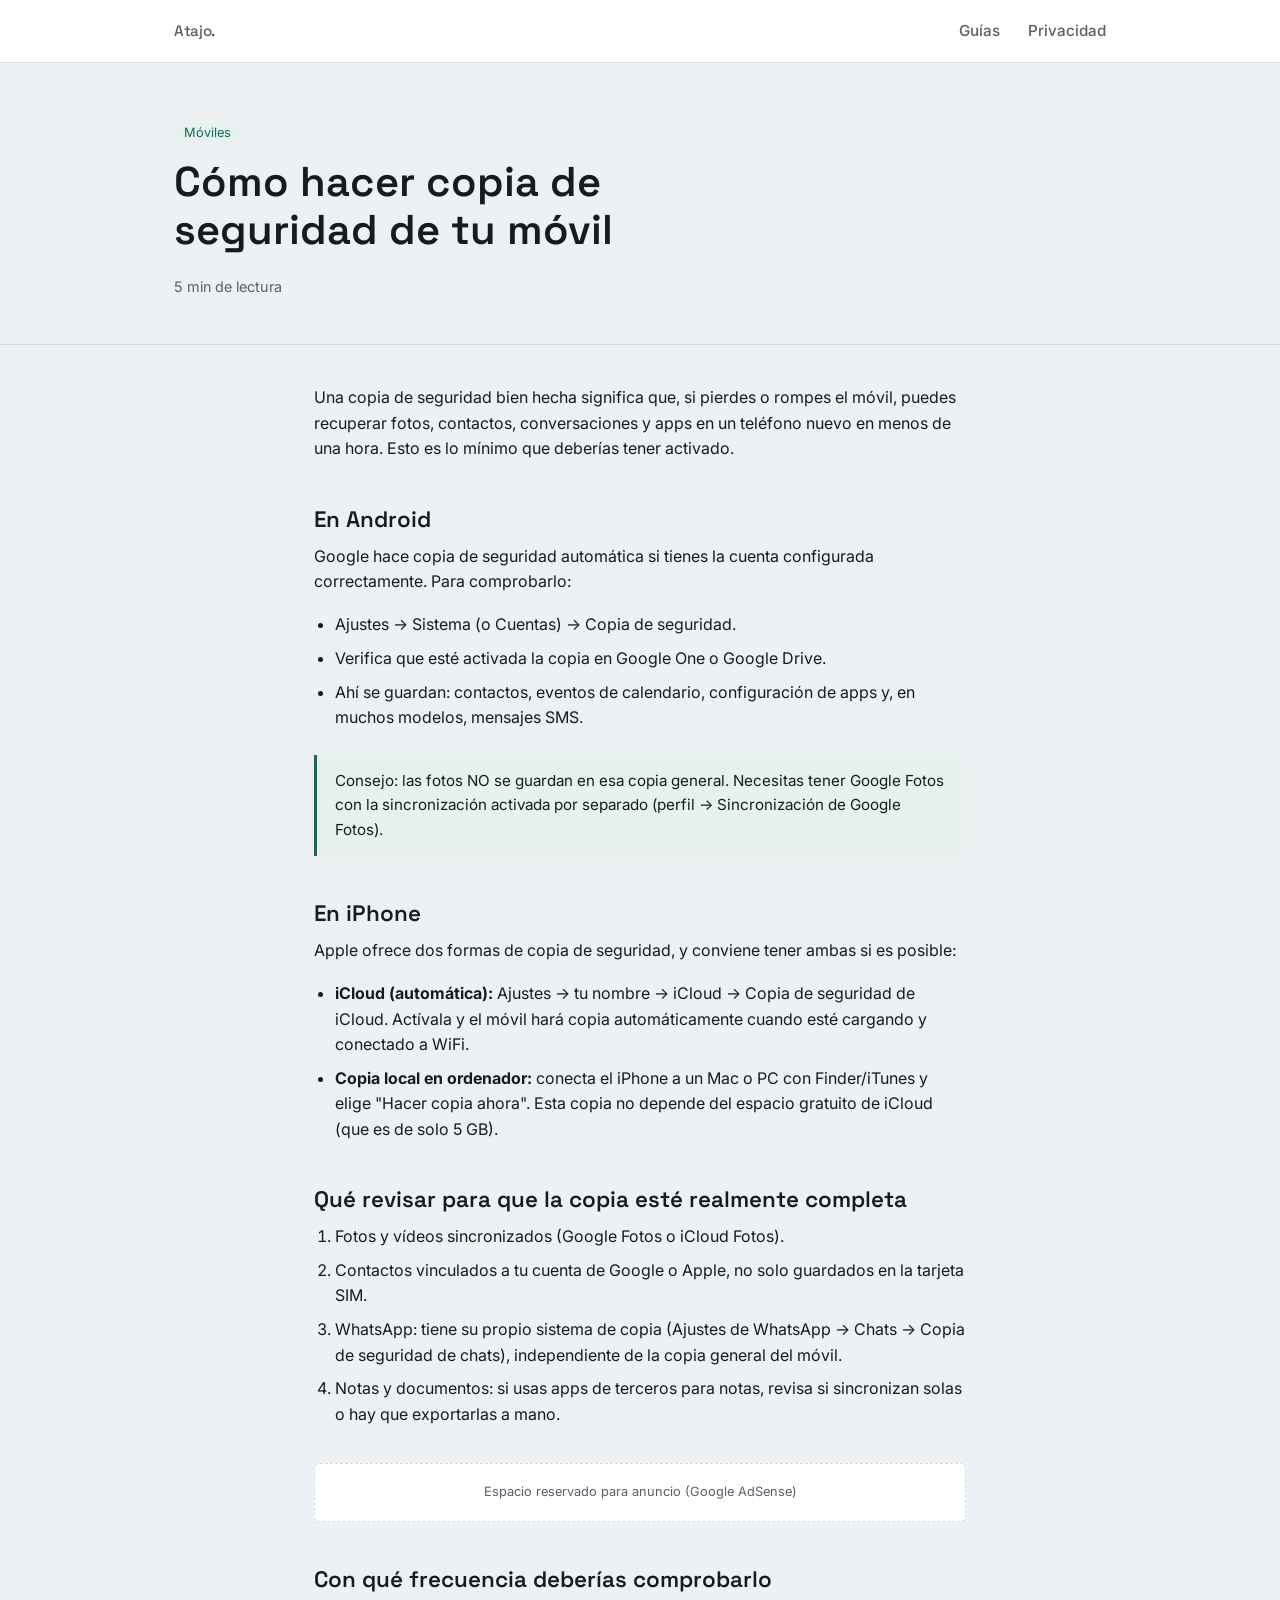
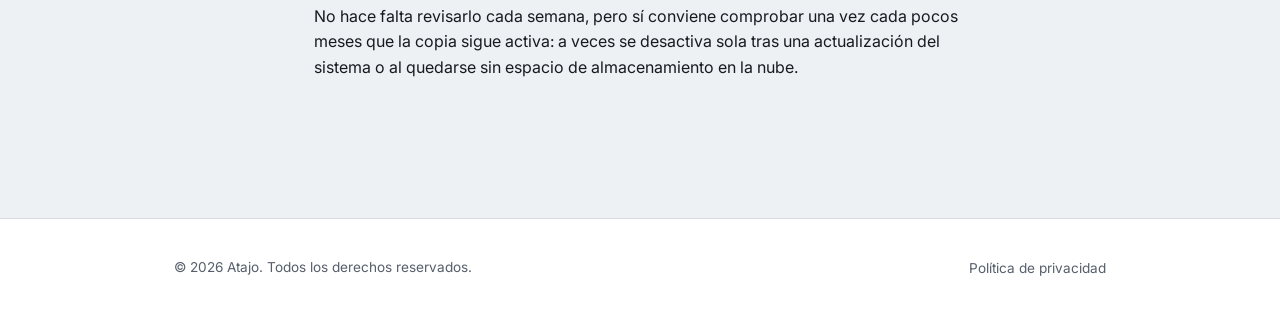
<file: articulos/copia-seguridad-movil.html>
<!DOCTYPE html>
<html lang="es">
<head>
<meta charset="UTF-8">
<meta name="viewport" content="width=device-width, initial-scale=1.0">
<title>Cómo hacer copia de seguridad de tu móvil (Android y iPhone) | Atajo</title>
<meta name="description" content="El método correcto para hacer copia de seguridad completa de tu móvil en Android y iPhone, paso a paso.">
<link rel="stylesheet" href="../style.css">
<script async src="https://pagead2.googlesyndication.com/pagead/js/adsbygoogle.js?client=ca-pub-5608855795921537" crossorigin="anonymous"></script>
</head>
<body>

<header class="site">
  <nav class="site-nav">
    <a class="brand" href="../index.html">Atajo<span>.</span></a>
    <ul>
      <li><a href="../index.html">Guías</a></li>
      <li><a href="../privacidad.html">Privacidad</a></li>
    </ul>
  </nav>
</header>

<div class="article-header">
  <div class="wrap">
    <span class="tag">Móviles</span>
    <h1>Cómo hacer copia de seguridad de tu móvil</h1>
    <p class="meta">5 min de lectura</p>
  </div>
</div>

<article class="article-body">

<p>Una copia de seguridad bien hecha significa que, si pierdes o rompes el móvil, puedes recuperar fotos, contactos, conversaciones y apps en un teléfono nuevo en menos de una hora. Esto es lo mínimo que deberías tener activado.</p>

<h2>En Android</h2>
<p>Google hace copia de seguridad automática si tienes la cuenta configurada correctamente. Para comprobarlo:</p>
<ul>
  <li>Ajustes → Sistema (o Cuentas) → Copia de seguridad.</li>
  <li>Verifica que esté activada la copia en Google One o Google Drive.</li>
  <li>Ahí se guardan: contactos, eventos de calendario, configuración de apps y, en muchos modelos, mensajes SMS.</li>
</ul>
<div class="tip">Consejo: las fotos NO se guardan en esa copia general. Necesitas tener Google Fotos con la sincronización activada por separado (perfil → Sincronización de Google Fotos).</div>

<h2>En iPhone</h2>
<p>Apple ofrece dos formas de copia de seguridad, y conviene tener ambas si es posible:</p>
<ul>
  <li><strong>iCloud (automática):</strong> Ajustes → tu nombre → iCloud → Copia de seguridad de iCloud. Actívala y el móvil hará copia automáticamente cuando esté cargando y conectado a WiFi.</li>
  <li><strong>Copia local en ordenador:</strong> conecta el iPhone a un Mac o PC con Finder/iTunes y elige "Hacer copia ahora". Esta copia no depende del espacio gratuito de iCloud (que es de solo 5 GB).</li>
</ul>

<h2>Qué revisar para que la copia esté realmente completa</h2>
<ol>
  <li>Fotos y vídeos sincronizados (Google Fotos o iCloud Fotos).</li>
  <li>Contactos vinculados a tu cuenta de Google o Apple, no solo guardados en la tarjeta SIM.</li>
  <li>WhatsApp: tiene su propio sistema de copia (Ajustes de WhatsApp → Chats → Copia de seguridad de chats), independiente de la copia general del móvil.</li>
  <li>Notas y documentos: si usas apps de terceros para notas, revisa si sincronizan solas o hay que exportarlas a mano.</li>
</ol>

<div class="ad-slot">Espacio reservado para anuncio (Google AdSense)</div>

<h2>Con qué frecuencia deberías comprobarlo</h2>
<p>No hace falta revisarlo cada semana, pero sí conviene comprobar una vez cada pocos meses que la copia sigue activa: a veces se desactiva sola tras una actualización del sistema o al quedarse sin espacio de almacenamiento en la nube.</p>

</article>

<footer class="site">
  <div class="wrap footer-grid">
    <p>&copy; 2026 Atajo. Todos los derechos reservados.</p>
    <ul>
      <li><a href="../privacidad.html">Política de privacidad</a></li>
    </ul>
  </div>
</footer>

</body>
</html>
</file>
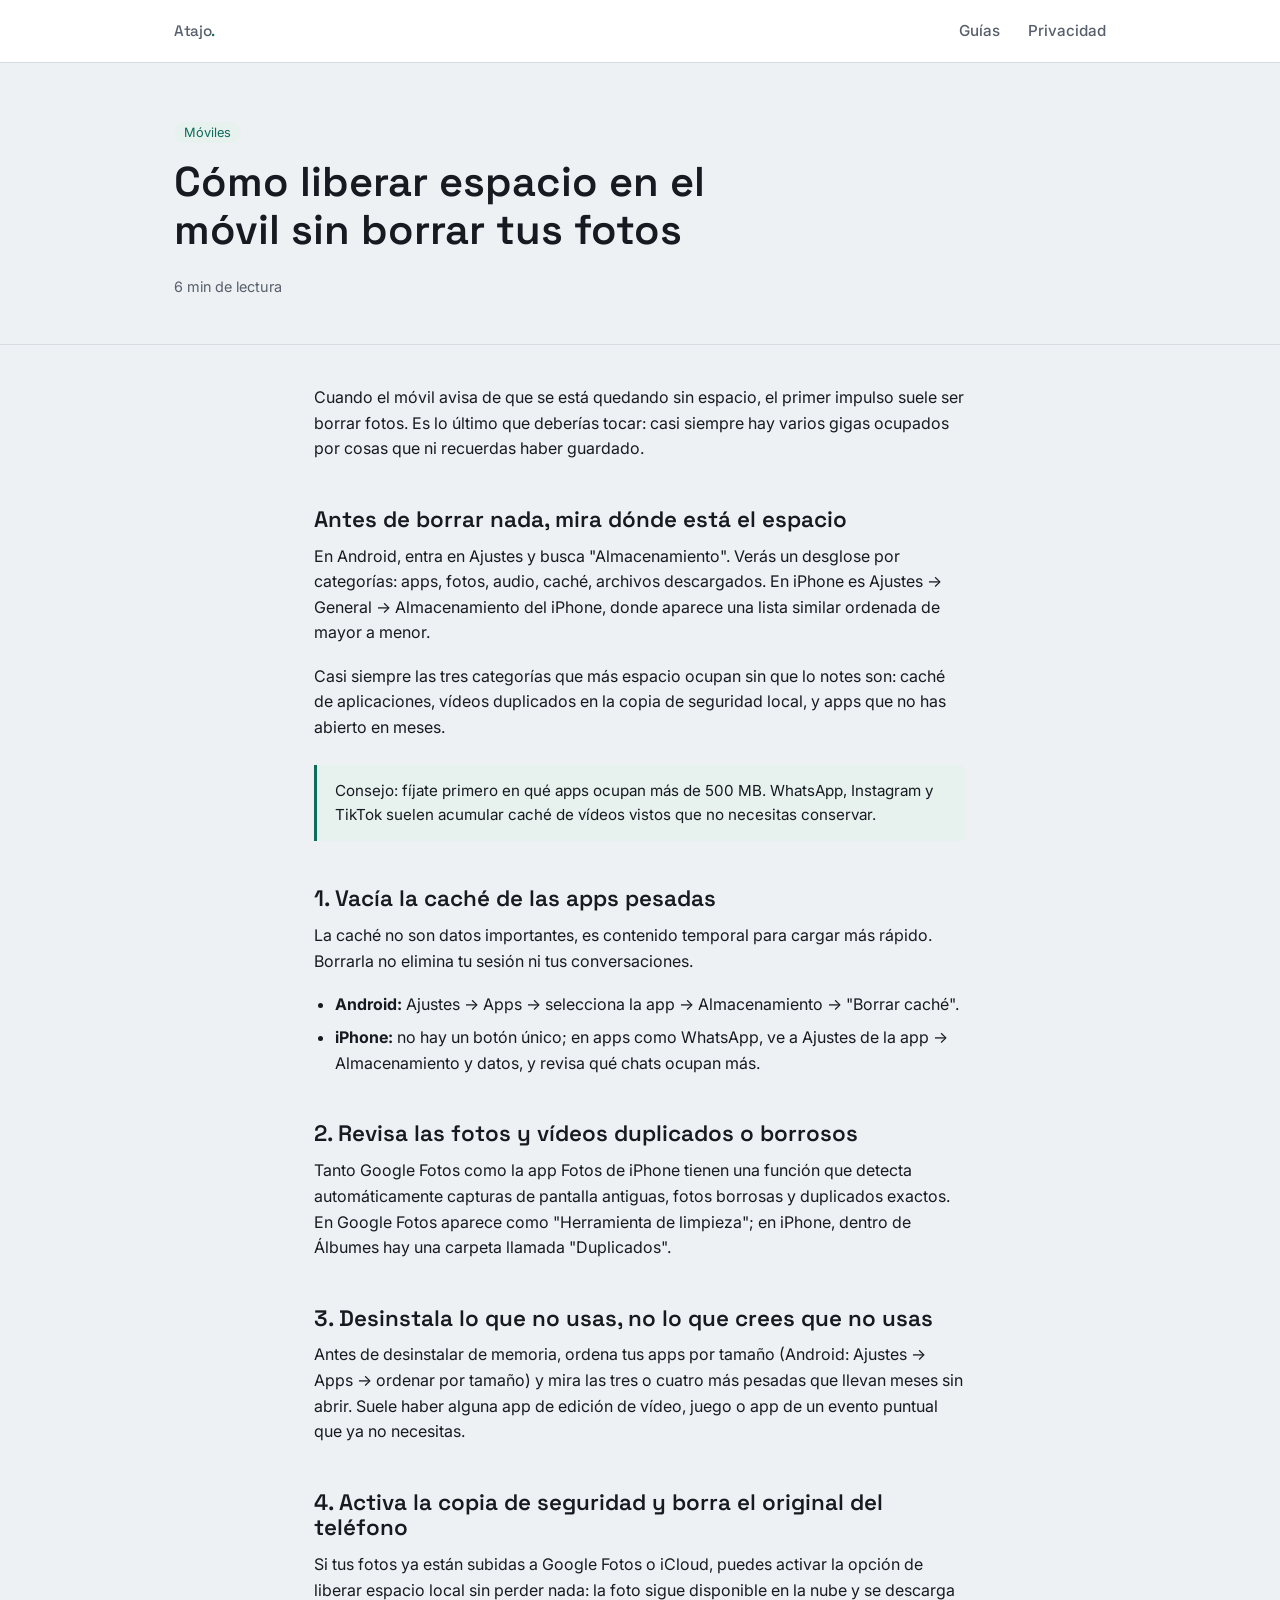
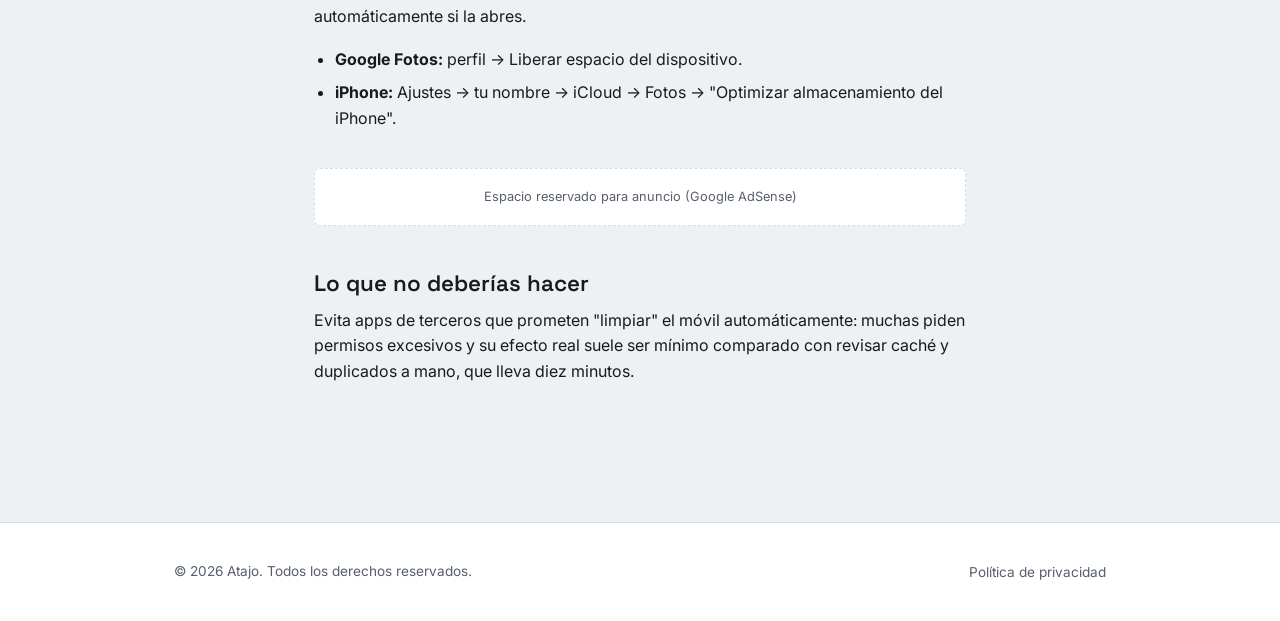
<file: articulos/liberar-espacio-movil.html>
<!DOCTYPE html>
<html lang="es">
<head>
<meta charset="UTF-8">
<meta name="viewport" content="width=device-width, initial-scale=1.0">
<title>Cómo liberar espacio en el móvil sin borrar tus fotos | Atajo</title>
<meta name="description" content="Dónde se esconde realmente el espacio ocupado en tu móvil y qué borrar primero sin perder tus fotos ni recuerdos.">
<link rel="stylesheet" href="../style.css">
<script async src="https://pagead2.googlesyndication.com/pagead/js/adsbygoogle.js?client=ca-pub-5608855795921537" crossorigin="anonymous"></script>
</head>
<body>

<header class="site">
  <nav class="site-nav">
    <a class="brand" href="../index.html">Atajo<span>.</span></a>
    <ul>
      <li><a href="../index.html">Guías</a></li>
      <li><a href="../privacidad.html">Privacidad</a></li>
    </ul>
  </nav>
</header>

<div class="article-header">
  <div class="wrap">
    <span class="tag">Móviles</span>
    <h1>Cómo liberar espacio en el móvil sin borrar tus fotos</h1>
    <p class="meta">6 min de lectura</p>
  </div>
</div>

<article class="article-body">

<p>Cuando el móvil avisa de que se está quedando sin espacio, el primer impulso suele ser borrar fotos. Es lo último que deberías tocar: casi siempre hay varios gigas ocupados por cosas que ni recuerdas haber guardado.</p>

<h2>Antes de borrar nada, mira dónde está el espacio</h2>
<p>En Android, entra en Ajustes y busca "Almacenamiento". Verás un desglose por categorías: apps, fotos, audio, caché, archivos descargados. En iPhone es Ajustes → General → Almacenamiento del iPhone, donde aparece una lista similar ordenada de mayor a menor.</p>
<p>Casi siempre las tres categorías que más espacio ocupan sin que lo notes son: caché de aplicaciones, vídeos duplicados en la copia de seguridad local, y apps que no has abierto en meses.</p>

<div class="tip">Consejo: fíjate primero en qué apps ocupan más de 500 MB. WhatsApp, Instagram y TikTok suelen acumular caché de vídeos vistos que no necesitas conservar.</div>

<h2>1. Vacía la caché de las apps pesadas</h2>
<p>La caché no son datos importantes, es contenido temporal para cargar más rápido. Borrarla no elimina tu sesión ni tus conversaciones.</p>
<ul>
  <li><strong>Android:</strong> Ajustes → Apps → selecciona la app → Almacenamiento → "Borrar caché".</li>
  <li><strong>iPhone:</strong> no hay un botón único; en apps como WhatsApp, ve a Ajustes de la app → Almacenamiento y datos, y revisa qué chats ocupan más.</li>
</ul>

<h2>2. Revisa las fotos y vídeos duplicados o borrosos</h2>
<p>Tanto Google Fotos como la app Fotos de iPhone tienen una función que detecta automáticamente capturas de pantalla antiguas, fotos borrosas y duplicados exactos. En Google Fotos aparece como "Herramienta de limpieza"; en iPhone, dentro de Álbumes hay una carpeta llamada "Duplicados".</p>

<h2>3. Desinstala lo que no usas, no lo que crees que no usas</h2>
<p>Antes de desinstalar de memoria, ordena tus apps por tamaño (Android: Ajustes → Apps → ordenar por tamaño) y mira las tres o cuatro más pesadas que llevan meses sin abrir. Suele haber alguna app de edición de vídeo, juego o app de un evento puntual que ya no necesitas.</p>

<h2>4. Activa la copia de seguridad y borra el original del teléfono</h2>
<p>Si tus fotos ya están subidas a Google Fotos o iCloud, puedes activar la opción de liberar espacio local sin perder nada: la foto sigue disponible en la nube y se descarga automáticamente si la abres.</p>
<ul>
  <li><strong>Google Fotos:</strong> perfil → Liberar espacio del dispositivo.</li>
  <li><strong>iPhone:</strong> Ajustes → tu nombre → iCloud → Fotos → "Optimizar almacenamiento del iPhone".</li>
</ul>

<div class="ad-slot">Espacio reservado para anuncio (Google AdSense)</div>

<h2>Lo que no deberías hacer</h2>
<p>Evita apps de terceros que prometen "limpiar" el móvil automáticamente: muchas piden permisos excesivos y su efecto real suele ser mínimo comparado con revisar caché y duplicados a mano, que lleva diez minutos.</p>

</article>

<footer class="site">
  <div class="wrap footer-grid">
    <p>&copy; 2026 Atajo. Todos los derechos reservados.</p>
    <ul>
      <li><a href="../privacidad.html">Política de privacidad</a></li>
    </ul>
  </div>
</footer>

</body>
</html>
</file>
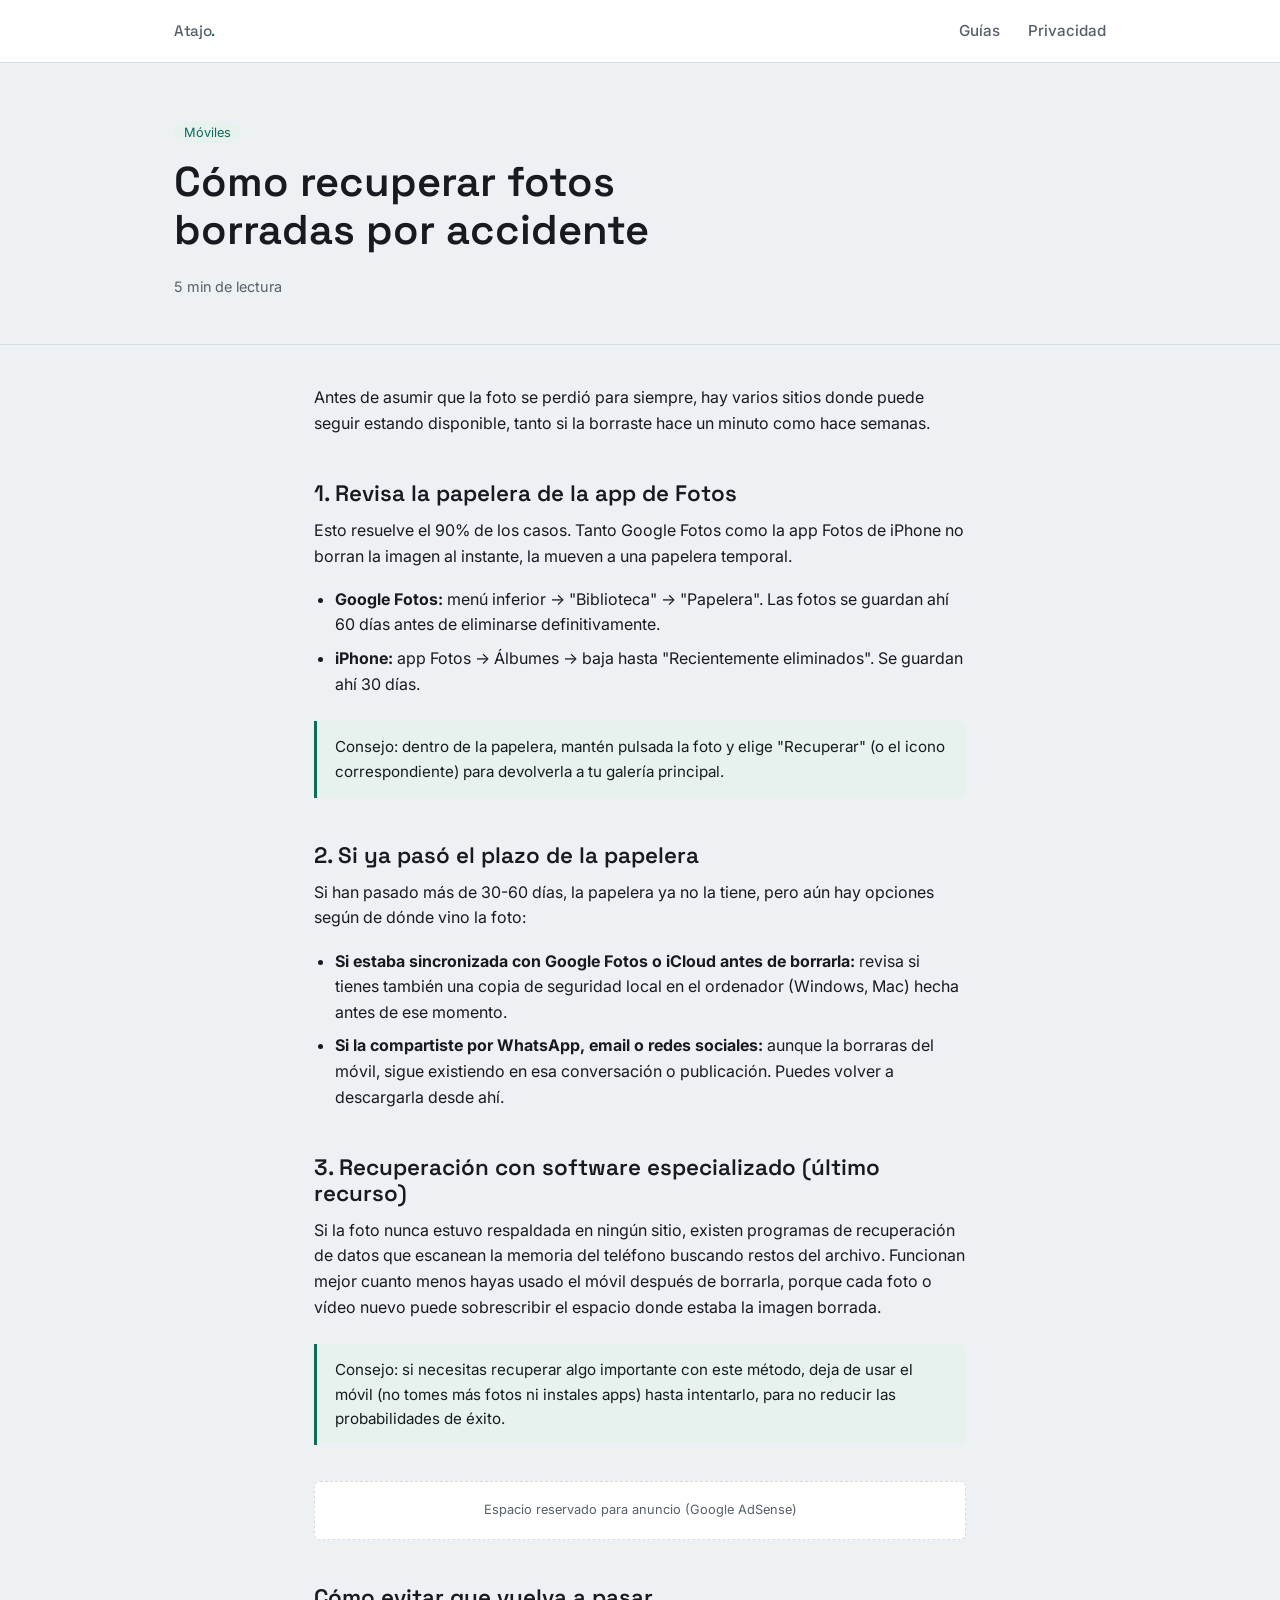
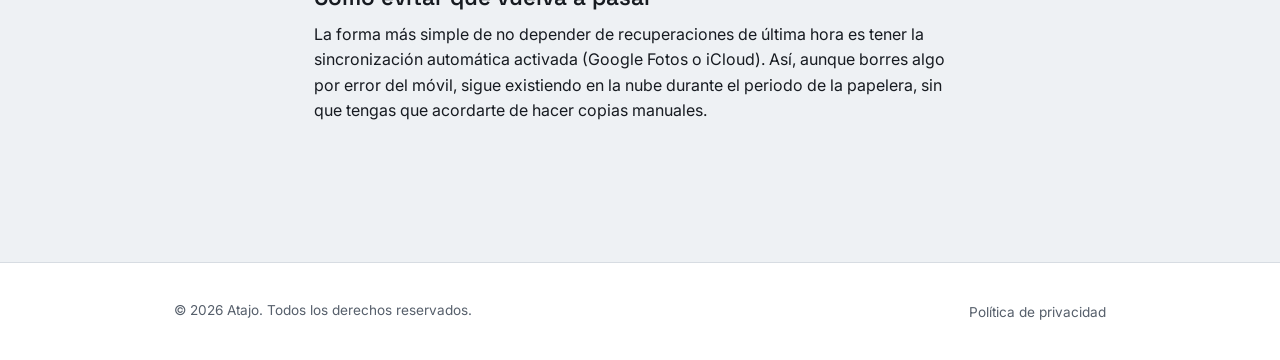
<file: articulos/recuperar-fotos-borradas.html>
<!DOCTYPE html>
<html lang="es">
<head>
<meta charset="UTF-8">
<meta name="viewport" content="width=device-width, initial-scale=1.0">
<title>Cómo recuperar fotos borradas por accidente | Atajo</title>
<meta name="description" content="Qué hacer en los primeros minutos tras borrar una foto por error, y las opciones reales para recuperarla en Android y iPhone.">
<link rel="stylesheet" href="../style.css">
<script async src="https://pagead2.googlesyndication.com/pagead/js/adsbygoogle.js?client=ca-pub-5608855795921537" crossorigin="anonymous"></script>
</head>
<body>

<header class="site">
  <nav class="site-nav">
    <a class="brand" href="../index.html">Atajo<span>.</span></a>
    <ul>
      <li><a href="../index.html">Guías</a></li>
      <li><a href="../privacidad.html">Privacidad</a></li>
    </ul>
  </nav>
</header>

<div class="article-header">
  <div class="wrap">
    <span class="tag">Móviles</span>
    <h1>Cómo recuperar fotos borradas por accidente</h1>
    <p class="meta">5 min de lectura</p>
  </div>
</div>

<article class="article-body">

<p>Antes de asumir que la foto se perdió para siempre, hay varios sitios donde puede seguir estando disponible, tanto si la borraste hace un minuto como hace semanas.</p>

<h2>1. Revisa la papelera de la app de Fotos</h2>
<p>Esto resuelve el 90% de los casos. Tanto Google Fotos como la app Fotos de iPhone no borran la imagen al instante, la mueven a una papelera temporal.</p>
<ul>
  <li><strong>Google Fotos:</strong> menú inferior → "Biblioteca" → "Papelera". Las fotos se guardan ahí 60 días antes de eliminarse definitivamente.</li>
  <li><strong>iPhone:</strong> app Fotos → Álbumes → baja hasta "Recientemente eliminados". Se guardan ahí 30 días.</li>
</ul>
<div class="tip">Consejo: dentro de la papelera, mantén pulsada la foto y elige "Recuperar" (o el icono correspondiente) para devolverla a tu galería principal.</div>

<h2>2. Si ya pasó el plazo de la papelera</h2>
<p>Si han pasado más de 30-60 días, la papelera ya no la tiene, pero aún hay opciones según de dónde vino la foto:</p>
<ul>
  <li><strong>Si estaba sincronizada con Google Fotos o iCloud antes de borrarla:</strong> revisa si tienes también una copia de seguridad local en el ordenador (Windows, Mac) hecha antes de ese momento.</li>
  <li><strong>Si la compartiste por WhatsApp, email o redes sociales:</strong> aunque la borraras del móvil, sigue existiendo en esa conversación o publicación. Puedes volver a descargarla desde ahí.</li>
</ul>

<h2>3. Recuperación con software especializado (último recurso)</h2>
<p>Si la foto nunca estuvo respaldada en ningún sitio, existen programas de recuperación de datos que escanean la memoria del teléfono buscando restos del archivo. Funcionan mejor cuanto menos hayas usado el móvil después de borrarla, porque cada foto o vídeo nuevo puede sobrescribir el espacio donde estaba la imagen borrada.</p>
<div class="tip">Consejo: si necesitas recuperar algo importante con este método, deja de usar el móvil (no tomes más fotos ni instales apps) hasta intentarlo, para no reducir las probabilidades de éxito.</div>

<div class="ad-slot">Espacio reservado para anuncio (Google AdSense)</div>

<h2>Cómo evitar que vuelva a pasar</h2>
<p>La forma más simple de no depender de recuperaciones de última hora es tener la sincronización automática activada (Google Fotos o iCloud). Así, aunque borres algo por error del móvil, sigue existiendo en la nube durante el periodo de la papelera, sin que tengas que acordarte de hacer copias manuales.</p>

</article>

<footer class="site">
  <div class="wrap footer-grid">
    <p>&copy; 2026 Atajo. Todos los derechos reservados.</p>
    <ul>
      <li><a href="../privacidad.html">Política de privacidad</a></li>
    </ul>
  </div>
</footer>

</body>
</html>
</file>
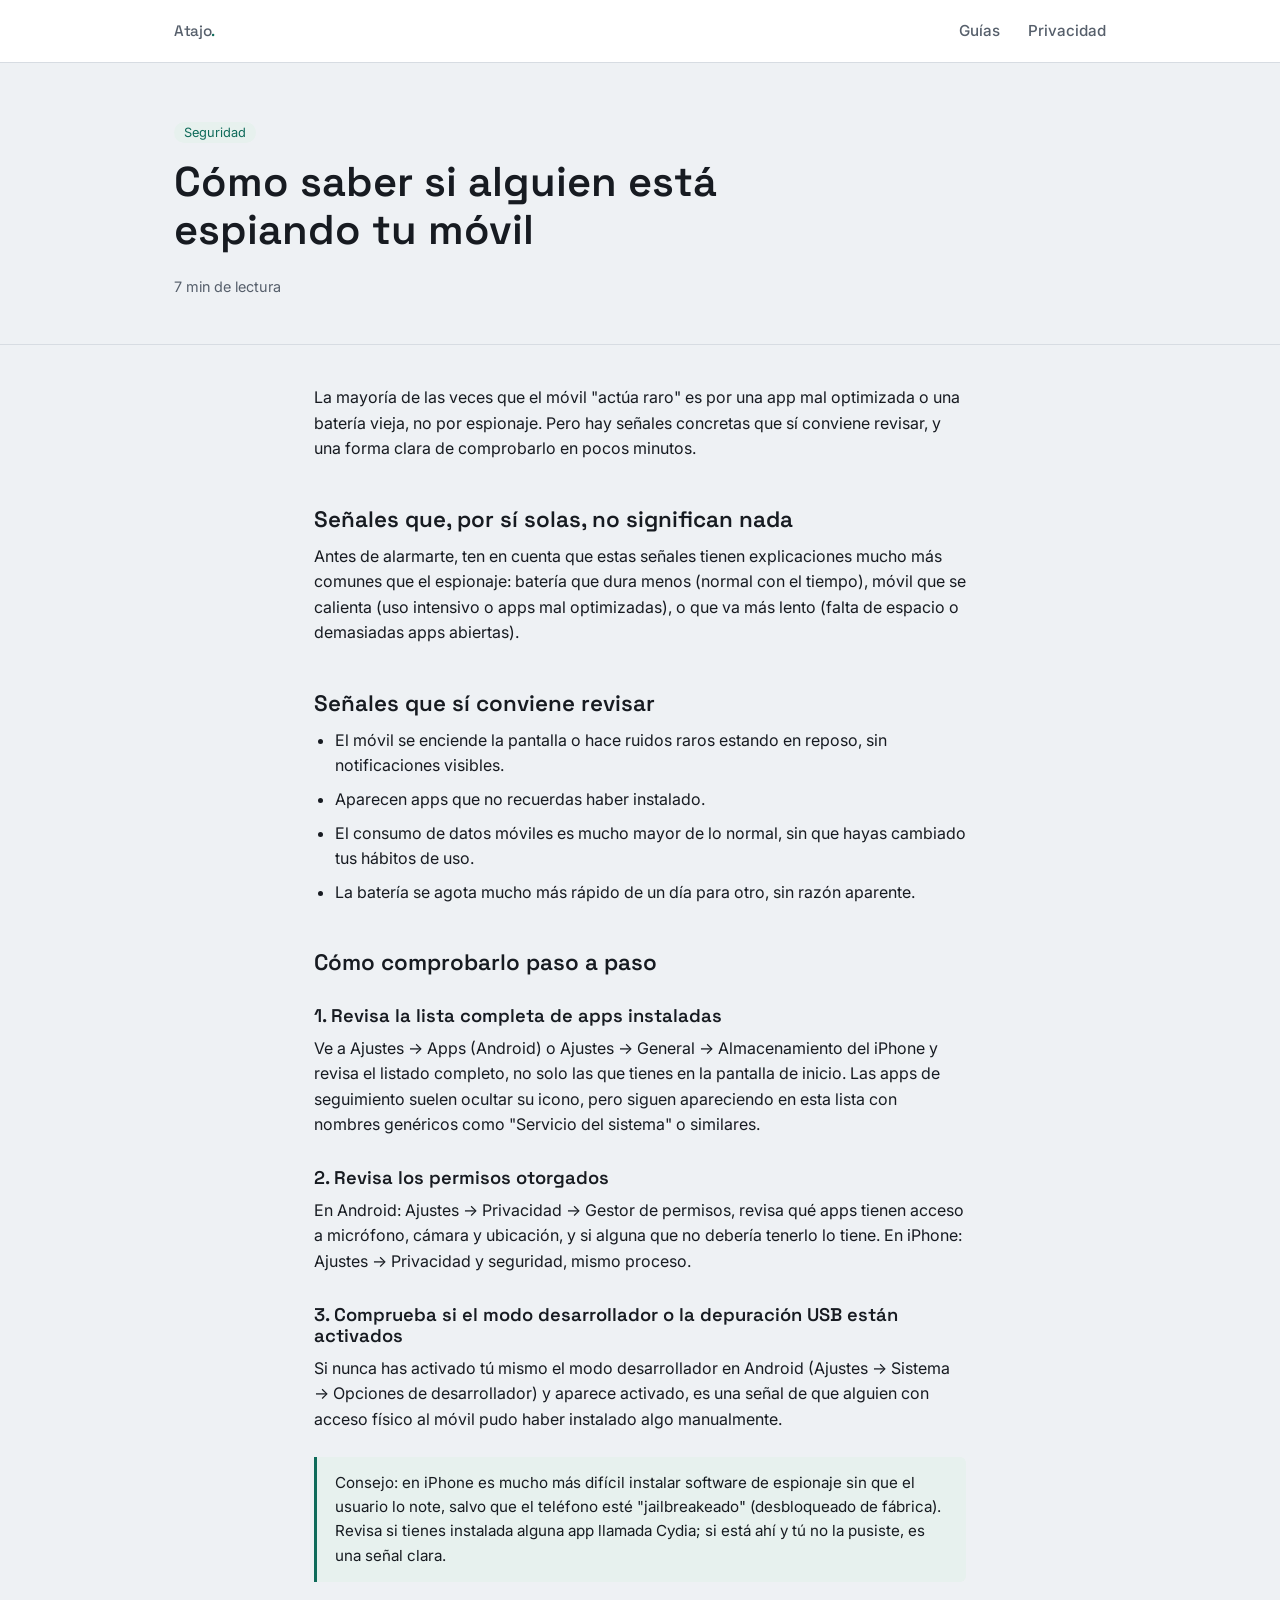
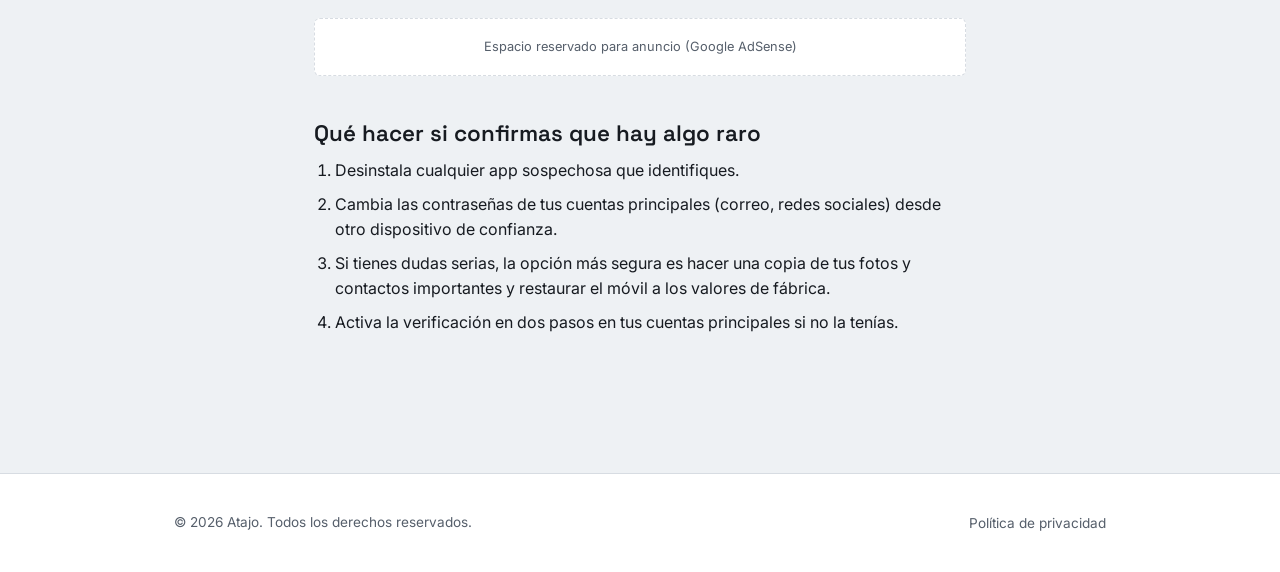
<file: articulos/senales-movil-espiado.html>
<!DOCTYPE html>
<html lang="es">
<head>
<meta charset="UTF-8">
<meta name="viewport" content="width=device-width, initial-scale=1.0">
<title>Cómo saber si alguien está espiando tu móvil | Atajo</title>
<meta name="description" content="Señales reales de que tu móvil puede tener una app de espionaje instalada, y cómo comprobarlo paso a paso.">
<link rel="stylesheet" href="../style.css">
<script async src="https://pagead2.googlesyndication.com/pagead/js/adsbygoogle.js?client=ca-pub-5608855795921537" crossorigin="anonymous"></script>
</head>
<body>

<header class="site">
  <nav class="site-nav">
    <a class="brand" href="../index.html">Atajo<span>.</span></a>
    <ul>
      <li><a href="../index.html">Guías</a></li>
      <li><a href="../privacidad.html">Privacidad</a></li>
    </ul>
  </nav>
</header>

<div class="article-header">
  <div class="wrap">
    <span class="tag">Seguridad</span>
    <h1>Cómo saber si alguien está espiando tu móvil</h1>
    <p class="meta">7 min de lectura</p>
  </div>
</div>

<article class="article-body">

<p>La mayoría de las veces que el móvil "actúa raro" es por una app mal optimizada o una batería vieja, no por espionaje. Pero hay señales concretas que sí conviene revisar, y una forma clara de comprobarlo en pocos minutos.</p>

<h2>Señales que, por sí solas, no significan nada</h2>
<p>Antes de alarmarte, ten en cuenta que estas señales tienen explicaciones mucho más comunes que el espionaje: batería que dura menos (normal con el tiempo), móvil que se calienta (uso intensivo o apps mal optimizadas), o que va más lento (falta de espacio o demasiadas apps abiertas).</p>

<h2>Señales que sí conviene revisar</h2>
<ul>
  <li>El móvil se enciende la pantalla o hace ruidos raros estando en reposo, sin notificaciones visibles.</li>
  <li>Aparecen apps que no recuerdas haber instalado.</li>
  <li>El consumo de datos móviles es mucho mayor de lo normal, sin que hayas cambiado tus hábitos de uso.</li>
  <li>La batería se agota mucho más rápido de un día para otro, sin razón aparente.</li>
</ul>

<h2>Cómo comprobarlo paso a paso</h2>

<h3>1. Revisa la lista completa de apps instaladas</h3>
<p>Ve a Ajustes → Apps (Android) o Ajustes → General → Almacenamiento del iPhone y revisa el listado completo, no solo las que tienes en la pantalla de inicio. Las apps de seguimiento suelen ocultar su icono, pero siguen apareciendo en esta lista con nombres genéricos como "Servicio del sistema" o similares.</p>

<h3>2. Revisa los permisos otorgados</h3>
<p>En Android: Ajustes → Privacidad → Gestor de permisos, revisa qué apps tienen acceso a micrófono, cámara y ubicación, y si alguna que no debería tenerlo lo tiene. En iPhone: Ajustes → Privacidad y seguridad, mismo proceso.</p>

<h3>3. Comprueba si el modo desarrollador o la depuración USB están activados</h3>
<p>Si nunca has activado tú mismo el modo desarrollador en Android (Ajustes → Sistema → Opciones de desarrollador) y aparece activado, es una señal de que alguien con acceso físico al móvil pudo haber instalado algo manualmente.</p>

<div class="tip">Consejo: en iPhone es mucho más difícil instalar software de espionaje sin que el usuario lo note, salvo que el teléfono esté "jailbreakeado" (desbloqueado de fábrica). Revisa si tienes instalada alguna app llamada Cydia; si está ahí y tú no la pusiste, es una señal clara.</div>

<div class="ad-slot">Espacio reservado para anuncio (Google AdSense)</div>

<h2>Qué hacer si confirmas que hay algo raro</h2>
<ol>
  <li>Desinstala cualquier app sospechosa que identifiques.</li>
  <li>Cambia las contraseñas de tus cuentas principales (correo, redes sociales) desde otro dispositivo de confianza.</li>
  <li>Si tienes dudas serias, la opción más segura es hacer una copia de tus fotos y contactos importantes y restaurar el móvil a los valores de fábrica.</li>
  <li>Activa la verificación en dos pasos en tus cuentas principales si no la tenías.</li>
</ol>

</article>

<footer class="site">
  <div class="wrap footer-grid">
    <p>&copy; 2026 Atajo. Todos los derechos reservados.</p>
    <ul>
      <li><a href="../privacidad.html">Política de privacidad</a></li>
    </ul>
  </div>
</footer>

</body>
</html>
</file>
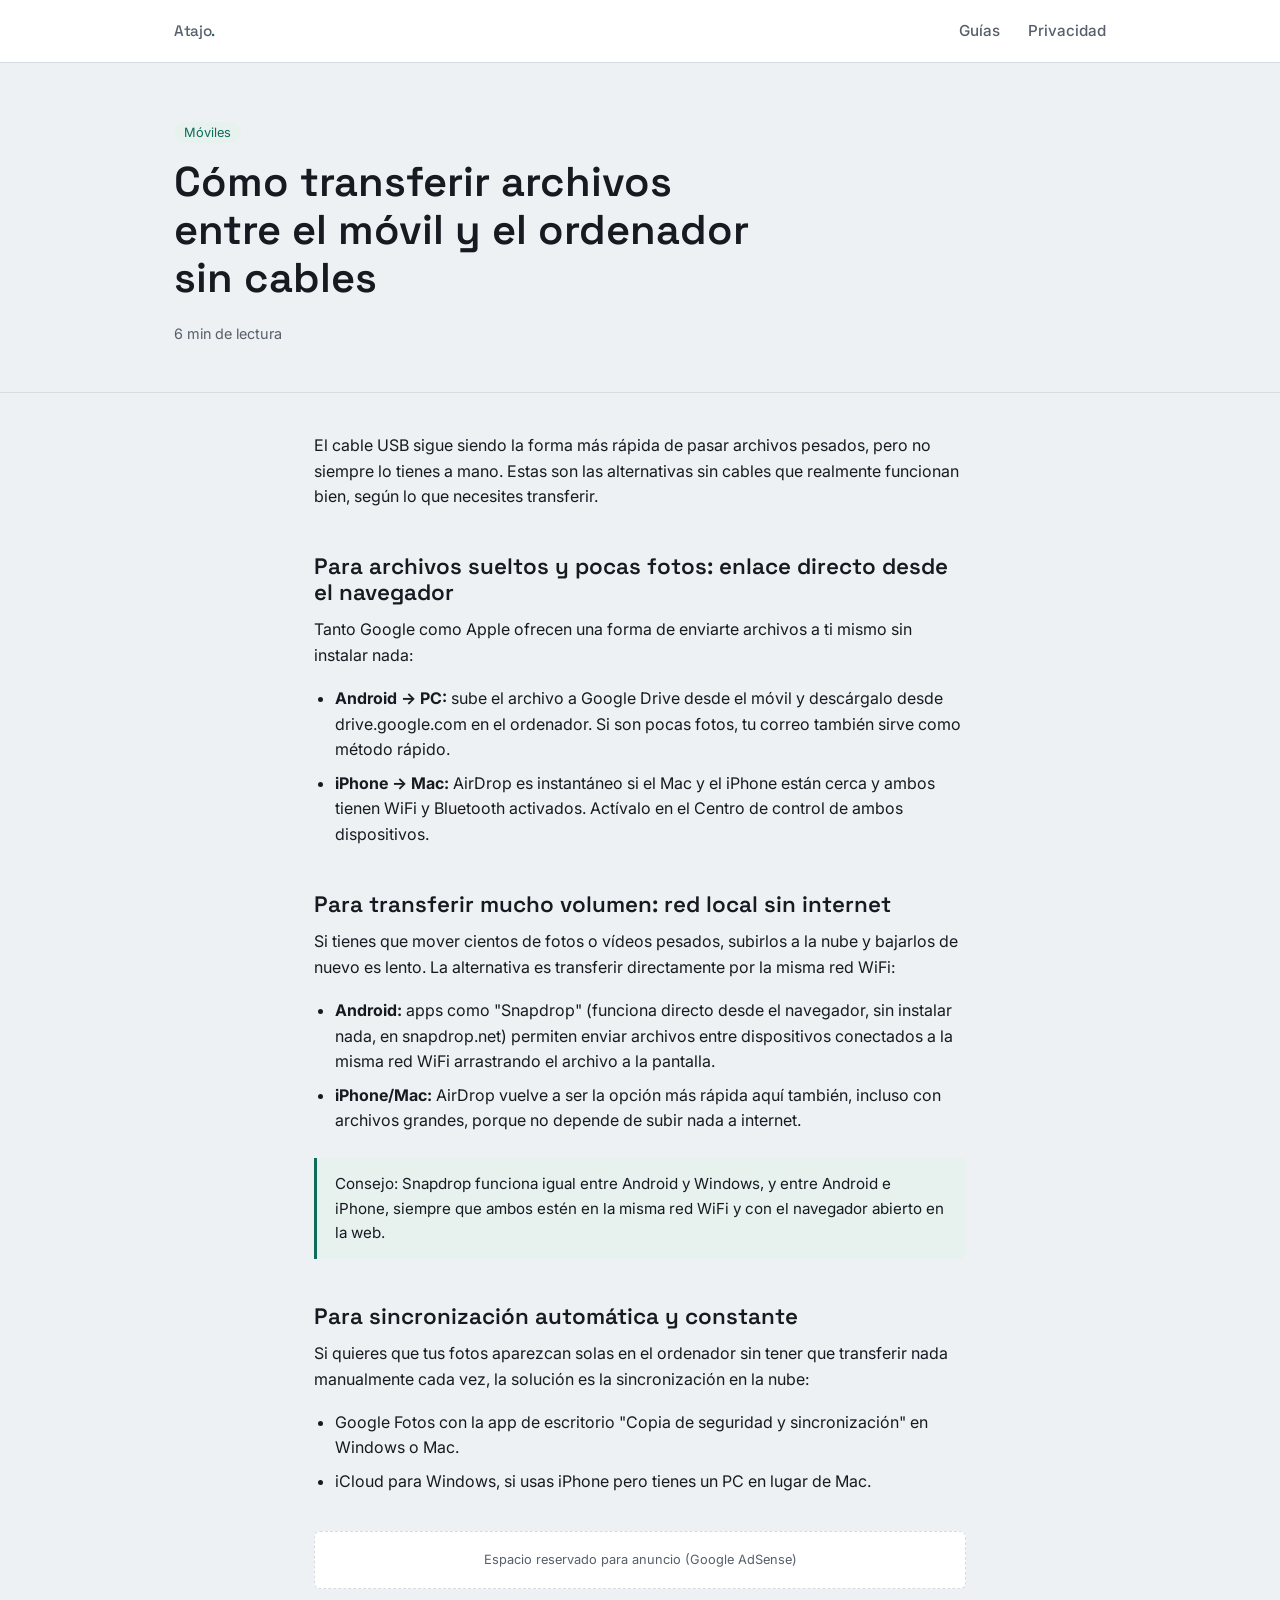
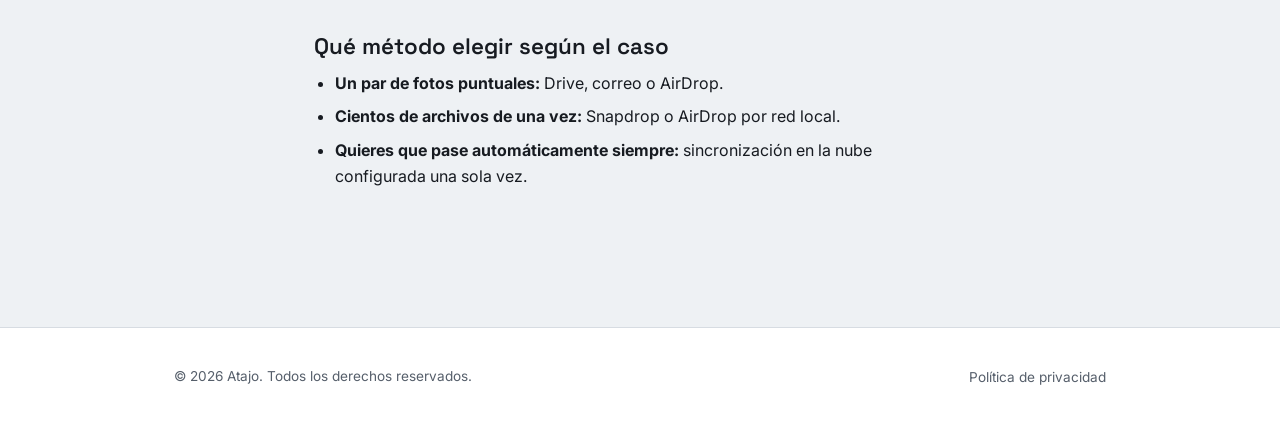
<file: articulos/transferir-archivos-movil-ordenador.html>
<!DOCTYPE html>
<html lang="es">
<head>
<meta charset="UTF-8">
<meta name="viewport" content="width=device-width, initial-scale=1.0">
<title>Cómo transferir archivos entre el móvil y el ordenador sin cables | Atajo</title>
<meta name="description" content="Tres formas de pasar fotos, vídeos y documentos entre tu móvil y tu ordenador sin usar cable USB, en Android y iPhone.">
<link rel="stylesheet" href="../style.css">
<script async src="https://pagead2.googlesyndication.com/pagead/js/adsbygoogle.js?client=ca-pub-5608855795921537" crossorigin="anonymous"></script>
</head>
<body>

<header class="site">
  <nav class="site-nav">
    <a class="brand" href="../index.html">Atajo<span>.</span></a>
    <ul>
      <li><a href="../index.html">Guías</a></li>
      <li><a href="../privacidad.html">Privacidad</a></li>
    </ul>
  </nav>
</header>

<div class="article-header">
  <div class="wrap">
    <span class="tag">Móviles</span>
    <h1>Cómo transferir archivos entre el móvil y el ordenador sin cables</h1>
    <p class="meta">6 min de lectura</p>
  </div>
</div>

<article class="article-body">

<p>El cable USB sigue siendo la forma más rápida de pasar archivos pesados, pero no siempre lo tienes a mano. Estas son las alternativas sin cables que realmente funcionan bien, según lo que necesites transferir.</p>

<h2>Para archivos sueltos y pocas fotos: enlace directo desde el navegador</h2>
<p>Tanto Google como Apple ofrecen una forma de enviarte archivos a ti mismo sin instalar nada:</p>
<ul>
  <li><strong>Android → PC:</strong> sube el archivo a Google Drive desde el móvil y descárgalo desde drive.google.com en el ordenador. Si son pocas fotos, tu correo también sirve como método rápido.</li>
  <li><strong>iPhone → Mac:</strong> AirDrop es instantáneo si el Mac y el iPhone están cerca y ambos tienen WiFi y Bluetooth activados. Actívalo en el Centro de control de ambos dispositivos.</li>
</ul>

<h2>Para transferir mucho volumen: red local sin internet</h2>
<p>Si tienes que mover cientos de fotos o vídeos pesados, subirlos a la nube y bajarlos de nuevo es lento. La alternativa es transferir directamente por la misma red WiFi:</p>
<ul>
  <li><strong>Android:</strong> apps como "Snapdrop" (funciona directo desde el navegador, sin instalar nada, en snapdrop.net) permiten enviar archivos entre dispositivos conectados a la misma red WiFi arrastrando el archivo a la pantalla.</li>
  <li><strong>iPhone/Mac:</strong> AirDrop vuelve a ser la opción más rápida aquí también, incluso con archivos grandes, porque no depende de subir nada a internet.</li>
</ul>

<div class="tip">Consejo: Snapdrop funciona igual entre Android y Windows, y entre Android e iPhone, siempre que ambos estén en la misma red WiFi y con el navegador abierto en la web.</div>

<h2>Para sincronización automática y constante</h2>
<p>Si quieres que tus fotos aparezcan solas en el ordenador sin tener que transferir nada manualmente cada vez, la solución es la sincronización en la nube:</p>
<ul>
  <li>Google Fotos con la app de escritorio "Copia de seguridad y sincronización" en Windows o Mac.</li>
  <li>iCloud para Windows, si usas iPhone pero tienes un PC en lugar de Mac.</li>
</ul>

<div class="ad-slot">Espacio reservado para anuncio (Google AdSense)</div>

<h2>Qué método elegir según el caso</h2>
<ul>
  <li><strong>Un par de fotos puntuales:</strong> Drive, correo o AirDrop.</li>
  <li><strong>Cientos de archivos de una vez:</strong> Snapdrop o AirDrop por red local.</li>
  <li><strong>Quieres que pase automáticamente siempre:</strong> sincronización en la nube configurada una sola vez.</li>
</ul>

</article>

<footer class="site">
  <div class="wrap footer-grid">
    <p>&copy; 2026 Atajo. Todos los derechos reservados.</p>
    <ul>
      <li><a href="../privacidad.html">Política de privacidad</a></li>
    </ul>
  </div>
</footer>

</body>
</html>
</file>
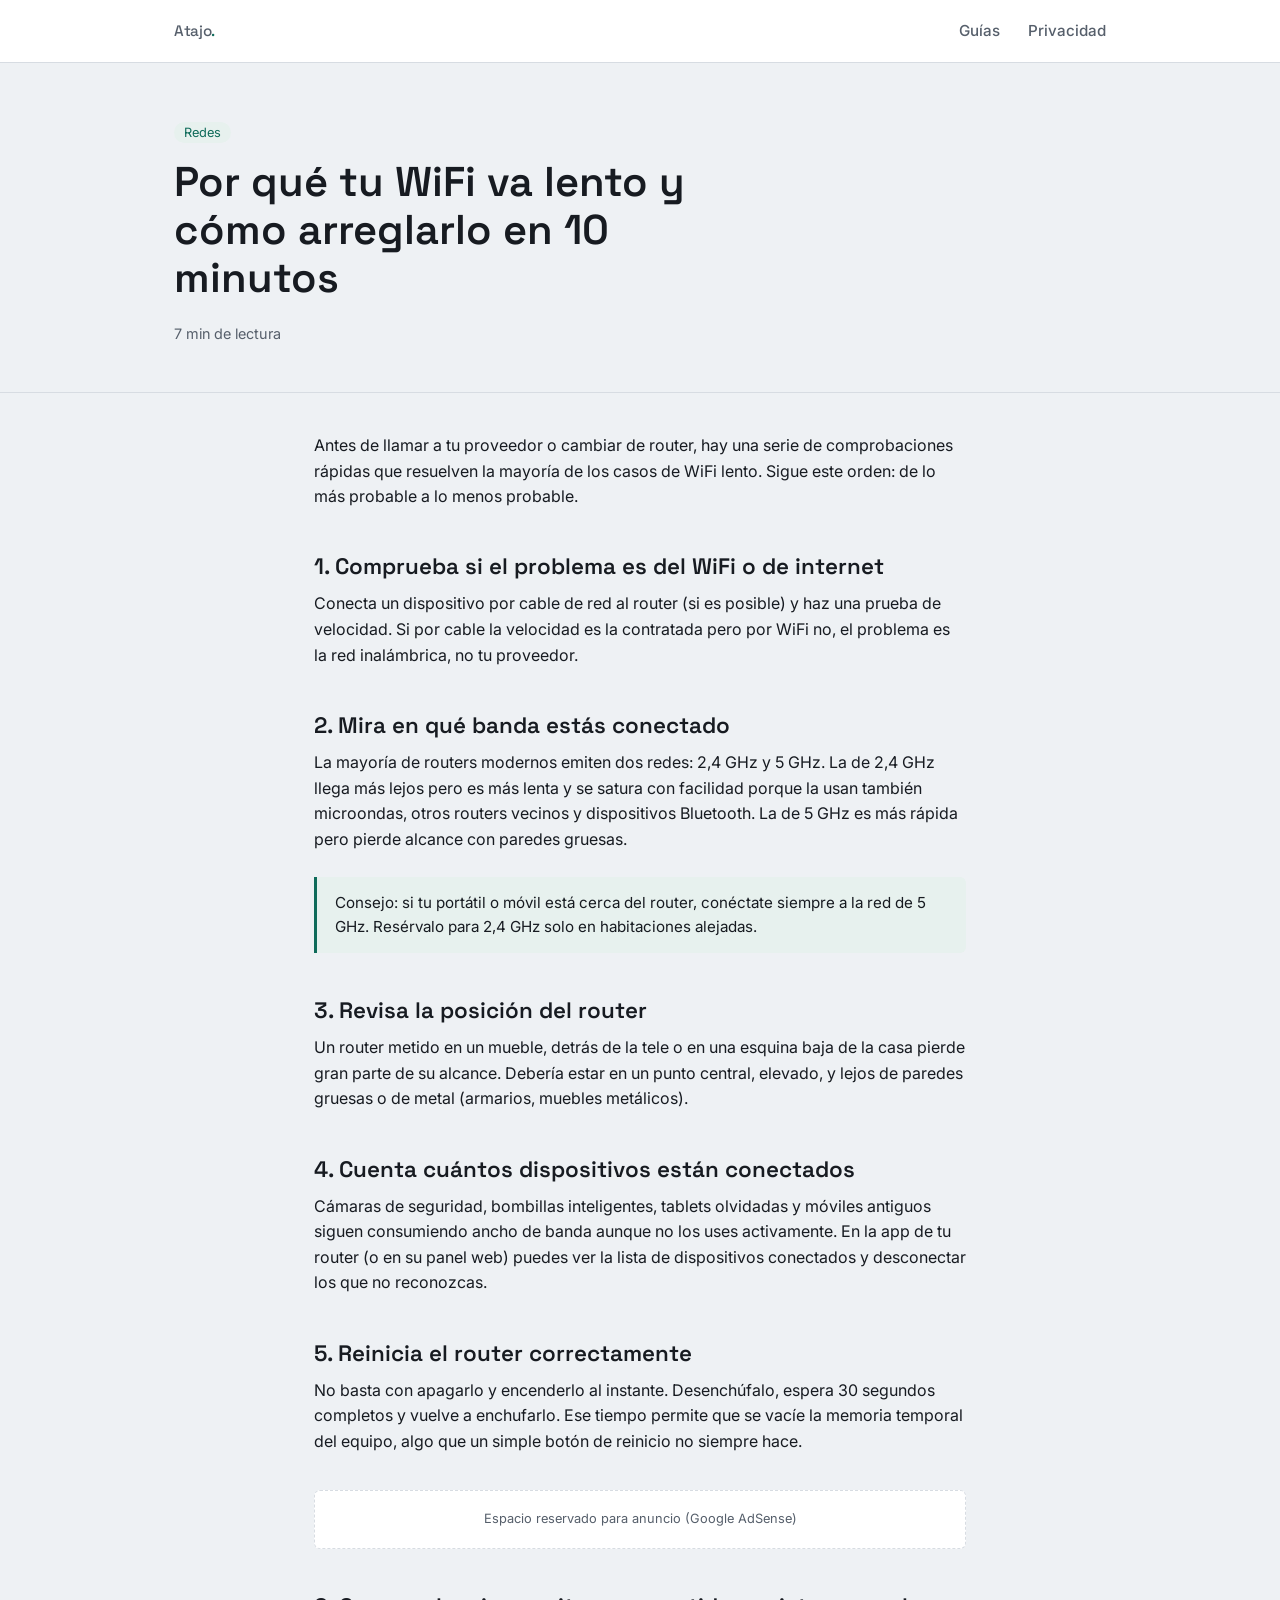
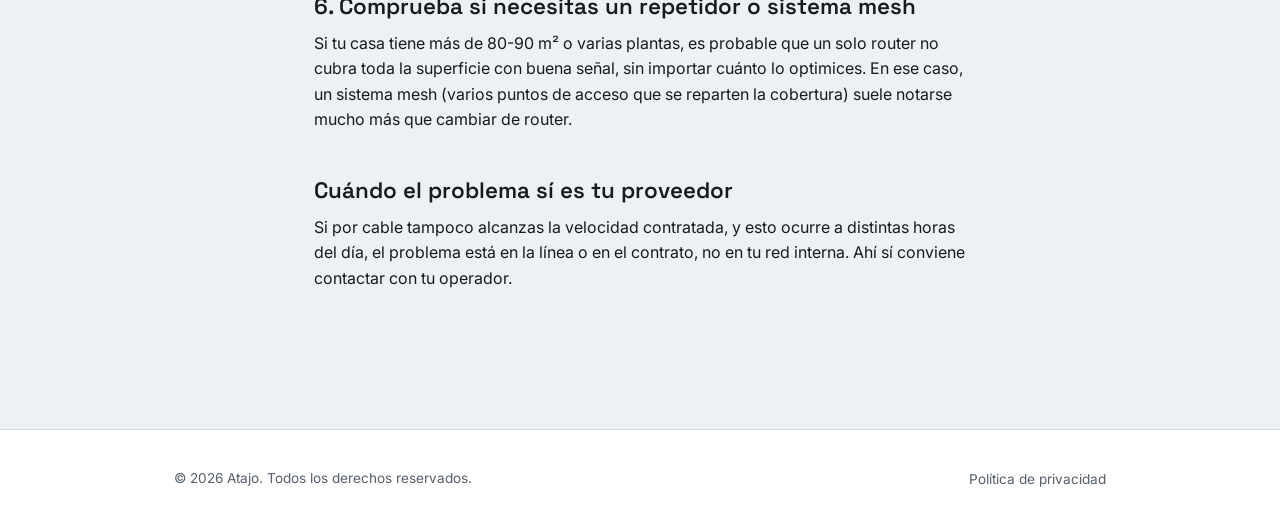
<file: articulos/wifi-lento-solucion.html>
<!DOCTYPE html>
<html lang="es">
<head>
<meta charset="UTF-8">
<meta name="viewport" content="width=device-width, initial-scale=1.0">
<title>Por qué tu WiFi va lento y cómo arreglarlo en 10 minutos | Atajo</title>
<meta name="description" content="Las causas más comunes de una red WiFi lenta y el orden correcto para revisarlas antes de llamar a tu proveedor.">
<link rel="stylesheet" href="../style.css">
<script async src="https://pagead2.googlesyndication.com/pagead/js/adsbygoogle.js?client=ca-pub-5608855795921537" crossorigin="anonymous"></script>
</head>
<body>

<header class="site">
  <nav class="site-nav">
    <a class="brand" href="../index.html">Atajo<span>.</span></a>
    <ul>
      <li><a href="../index.html">Guías</a></li>
      <li><a href="../privacidad.html">Privacidad</a></li>
    </ul>
  </nav>
</header>

<div class="article-header">
  <div class="wrap">
    <span class="tag">Redes</span>
    <h1>Por qué tu WiFi va lento y cómo arreglarlo en 10 minutos</h1>
    <p class="meta">7 min de lectura</p>
  </div>
</div>

<article class="article-body">

<p>Antes de llamar a tu proveedor o cambiar de router, hay una serie de comprobaciones rápidas que resuelven la mayoría de los casos de WiFi lento. Sigue este orden: de lo más probable a lo menos probable.</p>

<h2>1. Comprueba si el problema es del WiFi o de internet</h2>
<p>Conecta un dispositivo por cable de red al router (si es posible) y haz una prueba de velocidad. Si por cable la velocidad es la contratada pero por WiFi no, el problema es la red inalámbrica, no tu proveedor.</p>

<h2>2. Mira en qué banda estás conectado</h2>
<p>La mayoría de routers modernos emiten dos redes: 2,4 GHz y 5 GHz. La de 2,4 GHz llega más lejos pero es más lenta y se satura con facilidad porque la usan también microondas, otros routers vecinos y dispositivos Bluetooth. La de 5 GHz es más rápida pero pierde alcance con paredes gruesas.</p>
<div class="tip">Consejo: si tu portátil o móvil está cerca del router, conéctate siempre a la red de 5 GHz. Resérvalo para 2,4 GHz solo en habitaciones alejadas.</div>

<h2>3. Revisa la posición del router</h2>
<p>Un router metido en un mueble, detrás de la tele o en una esquina baja de la casa pierde gran parte de su alcance. Debería estar en un punto central, elevado, y lejos de paredes gruesas o de metal (armarios, muebles metálicos).</p>

<h2>4. Cuenta cuántos dispositivos están conectados</h2>
<p>Cámaras de seguridad, bombillas inteligentes, tablets olvidadas y móviles antiguos siguen consumiendo ancho de banda aunque no los uses activamente. En la app de tu router (o en su panel web) puedes ver la lista de dispositivos conectados y desconectar los que no reconozcas.</p>

<h2>5. Reinicia el router correctamente</h2>
<p>No basta con apagarlo y encenderlo al instante. Desenchúfalo, espera 30 segundos completos y vuelve a enchufarlo. Ese tiempo permite que se vacíe la memoria temporal del equipo, algo que un simple botón de reinicio no siempre hace.</p>

<div class="ad-slot">Espacio reservado para anuncio (Google AdSense)</div>

<h2>6. Comprueba si necesitas un repetidor o sistema mesh</h2>
<p>Si tu casa tiene más de 80-90 m² o varias plantas, es probable que un solo router no cubra toda la superficie con buena señal, sin importar cuánto lo optimices. En ese caso, un sistema mesh (varios puntos de acceso que se reparten la cobertura) suele notarse mucho más que cambiar de router.</p>

<h2>Cuándo el problema sí es tu proveedor</h2>
<p>Si por cable tampoco alcanzas la velocidad contratada, y esto ocurre a distintas horas del día, el problema está en la línea o en el contrato, no en tu red interna. Ahí sí conviene contactar con tu operador.</p>

</article>

<footer class="site">
  <div class="wrap footer-grid">
    <p>&copy; 2026 Atajo. Todos los derechos reservados.</p>
    <ul>
      <li><a href="../privacidad.html">Política de privacidad</a></li>
    </ul>
  </div>
</footer>

</body>
</html>
</file>
<file: style.css>
@import url('https://fonts.googleapis.com/css2?family=Space+Grotesk:wght@500;600;700&family=Inter:wght@400;500;600&display=swap');

:root{
  --bg: #EEF1F4;
  --surface: #FFFFFF;
  --text: #171B21;
  --text-soft: #565F6B;
  --accent: #0F6B5A;
  --accent-soft: #E7F1EE;
  --amber: #E2A33D;
  --border: #D7DCE2;
  --radius: 6px;
}

*{ box-sizing: border-box; }

body{
  margin:0;
  background: var(--bg);
  color: var(--text);
  font-family: 'Inter', system-ui, sans-serif;
  line-height: 1.6;
  -webkit-font-smoothing: antialiased;
}

h1,h2,h3{
  font-family: 'Space Grotesk', sans-serif;
  font-weight: 600;
  line-height: 1.15;
  margin: 0 0 .5em 0;
  color: var(--text);
}

a{ color: var(--accent); text-decoration: none; }
a:hover{ text-decoration: underline; }
a:focus-visible, button:focus-visible{ outline: 2px solid var(--accent); outline-offset: 2px; }

img{ max-width:100%; display:block; }

.wrap{
  max-width: 980px;
  margin: 0 auto;
  padding: 0 24px;
}

/* Header */
header.site{
  border-bottom: 1px solid var(--border);
  background: var(--surface);
}
.site-nav{
  display:flex;
  align-items:center;
  justify-content:space-between;
  padding: 18px 24px;
  max-width: 980px;
  margin: 0 auto;
}
.brand{
  font-family:'Space Grotesk', sans-serif;
  font-weight:700;
  font-size: 1.3rem;
  color: var(--text);
  letter-spacing: -0.02em;
}
.brand span{ color: var(--accent); }
.site-nav ul{
  list-style:none;
  display:flex;
  gap: 28px;
  margin:0; padding:0;
}
.site-nav a{ color: var(--text-soft); font-weight:500; font-size:.95rem; }
.site-nav a:hover{ color: var(--accent); text-decoration:none; }

/* Hero */
.hero{
  padding: 72px 0 56px;
  border-bottom: 1px solid var(--border);
}
.hero-grid{
  display:grid;
  grid-template-columns: 1.5fr 1fr;
  gap: 48px;
  align-items:end;
}
.hero h1{
  font-size: clamp(2.1rem, 4vw, 3rem);
  max-width: 11ch;
}
.hero p.lead{
  color: var(--text-soft);
  max-width: 46ch;
  font-size: 1.05rem;
}
.hero-stats{
  display:flex;
  flex-direction:column;
  gap: 18px;
  border-left: 1px solid var(--border);
  padding-left: 28px;
}
.hero-stats .stat b{
  font-family:'Space Grotesk', sans-serif;
  font-size: 1.6rem;
  display:block;
  color: var(--accent);
}
.hero-stats .stat span{
  color: var(--text-soft);
  font-size: .9rem;
}
@media (max-width: 720px){
  .hero-grid{ grid-template-columns: 1fr; }
  .hero-stats{ border-left:none; border-top:1px solid var(--border); padding-left:0; padding-top:20px; flex-direction:row; flex-wrap:wrap; }
}

/* Article list */
.article-list{
  padding: 48px 0 64px;
}
.article-list h2.section-title{
  font-size: 1.1rem;
  color: var(--text-soft);
  font-weight: 500;
  font-family: 'Inter', sans-serif;
  margin-bottom: 28px;
}
.entry{
  display:grid;
  grid-template-columns: 100px 1fr auto;
  gap: 20px;
  align-items:start;
  padding: 22px 0;
  border-top: 1px solid var(--border);
}
.article-list .entry:last-child{ border-bottom: 1px solid var(--border); }
.entry .tag{
  font-size: .8rem;
  color: var(--accent);
  background: var(--accent-soft);
  padding: 3px 10px;
  border-radius: 999px;
  width: fit-content;
  white-space:nowrap;
}
.entry h3{ font-size: 1.15rem; margin: 0 0 6px 0; }
.entry h3 a{ color: var(--text); }
.entry h3 a:hover{ color: var(--accent); }
.entry p{ color: var(--text-soft); margin:0; font-size:.95rem; max-width: 60ch; }
.entry .meta{ color: var(--text-soft); font-size:.85rem; white-space:nowrap; padding-top:2px; }
@media (max-width: 640px){
  .entry{ grid-template-columns: 1fr; }
  .entry .meta{ order:-1; }
}

/* Ad slots */
.ad-slot{
  margin: 36px 0;
  padding: 18px;
  border: 1px dashed var(--border);
  border-radius: var(--radius);
  text-align:center;
  color: var(--text-soft);
  font-size:.8rem;
  background: var(--surface);
}

/* Article page */
.article-header{
  padding: 56px 0 32px;
  border-bottom: 1px solid var(--border);
}
.article-header .tag{
  font-size: .8rem;
  color: var(--accent);
  background: var(--accent-soft);
  padding: 3px 10px;
  border-radius: 999px;
  width: fit-content;
}
.article-header h1{
  font-size: clamp(1.8rem, 3.4vw, 2.6rem);
  margin-top: 14px;
  max-width: 22ch;
}
.article-header .meta{ color: var(--text-soft); font-size:.9rem; margin-top: 10px; }

.article-body{
  max-width: 700px;
  margin: 0 auto;
  padding: 40px 24px 80px;
}
.article-body h2{ font-size: 1.4rem; margin-top: 2em; }
.article-body h3{ font-size: 1.15rem; margin-top: 1.6em; }
.article-body p{ margin: 0 0 1.1em 0; }
.article-body ul, .article-body ol{ margin: 0 0 1.1em 0; padding-left: 1.3em; }
.article-body li{ margin-bottom: .5em; }
.article-body .tip{
  background: var(--accent-soft);
  border-left: 3px solid var(--accent);
  padding: 14px 18px;
  border-radius: 0 var(--radius) var(--radius) 0;
  margin: 1.6em 0;
  font-size: .95rem;
}

/* Footer */
footer.site{
  border-top: 1px solid var(--border);
  background: var(--surface);
  padding: 36px 0;
  margin-top: 40px;
}
.footer-grid{
  display:flex;
  justify-content:space-between;
  align-items:center;
  flex-wrap:wrap;
  gap: 16px;
}
.footer-grid p{ color: var(--text-soft); font-size:.85rem; margin:0; }
.footer-grid ul{ list-style:none; display:flex; gap:20px; margin:0; padding:0; }
.footer-grid a{ color: var(--text-soft); font-size:.85rem; }
</file>
